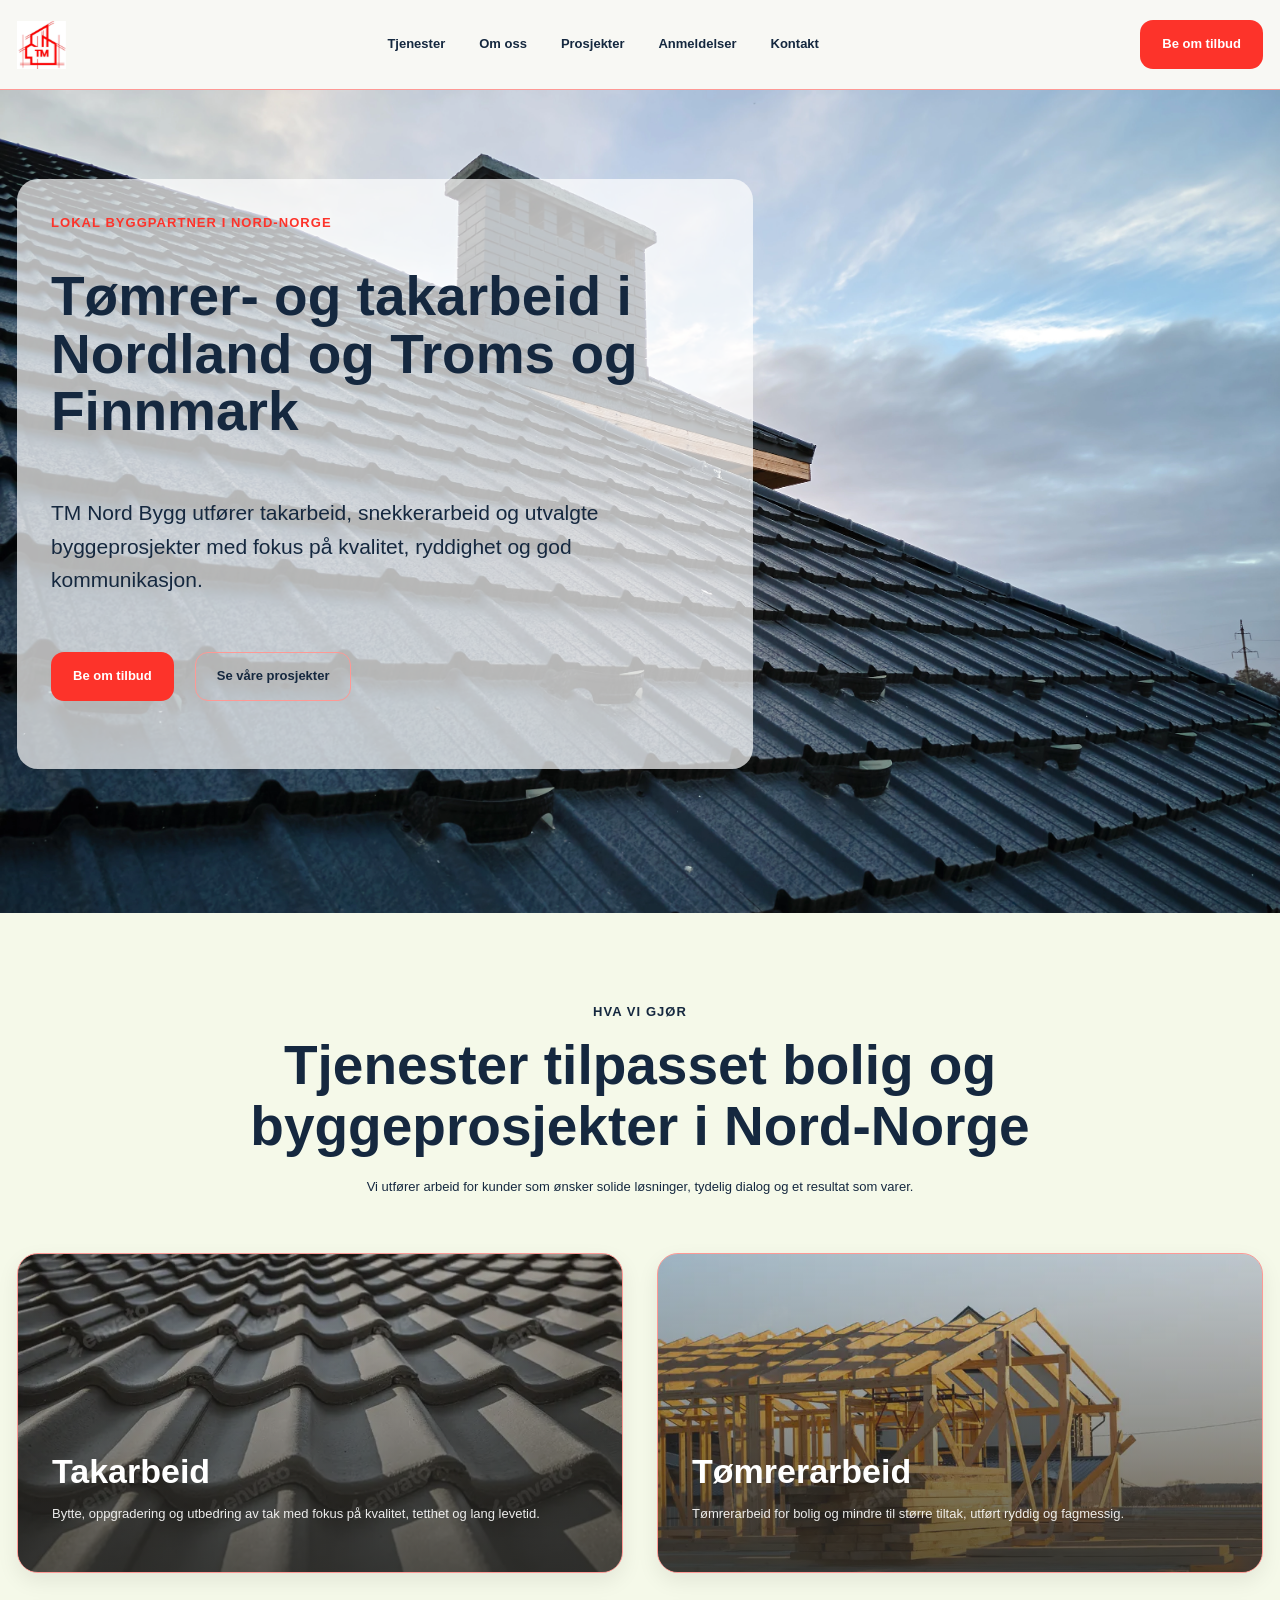
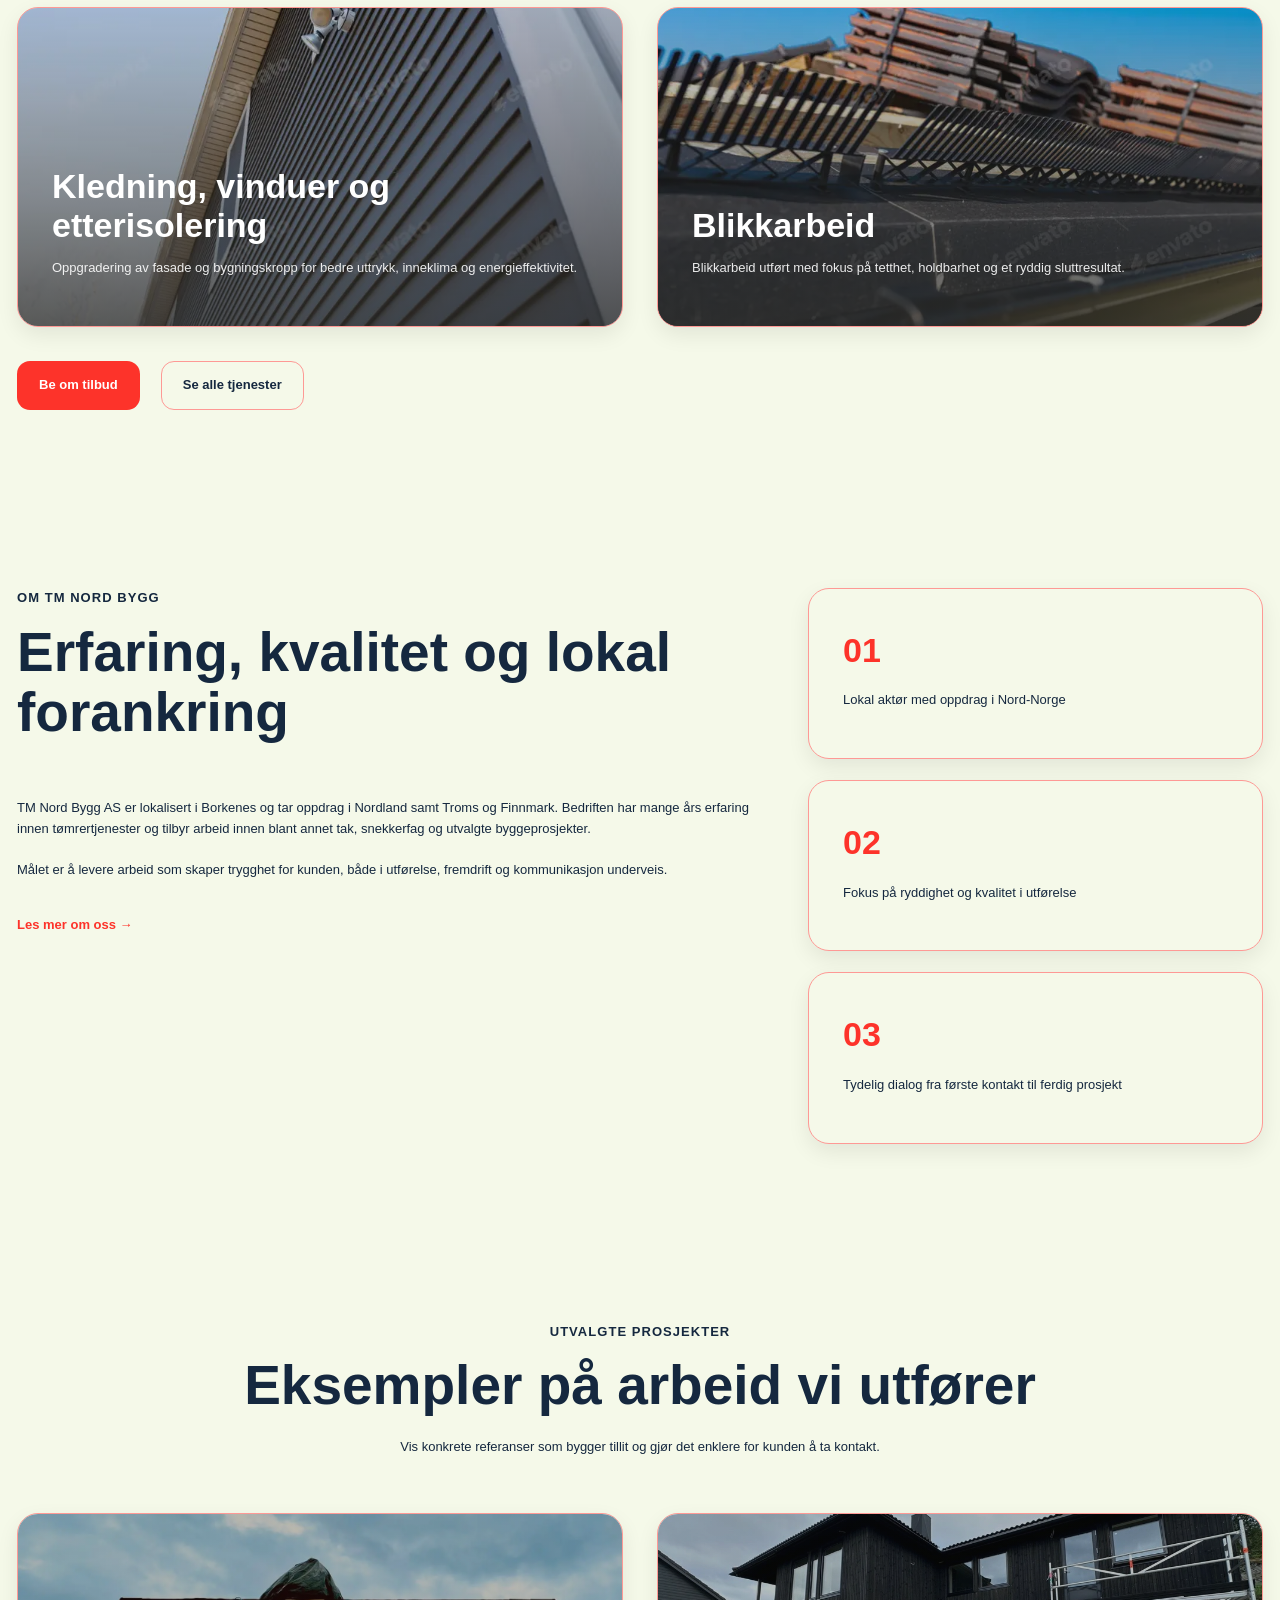
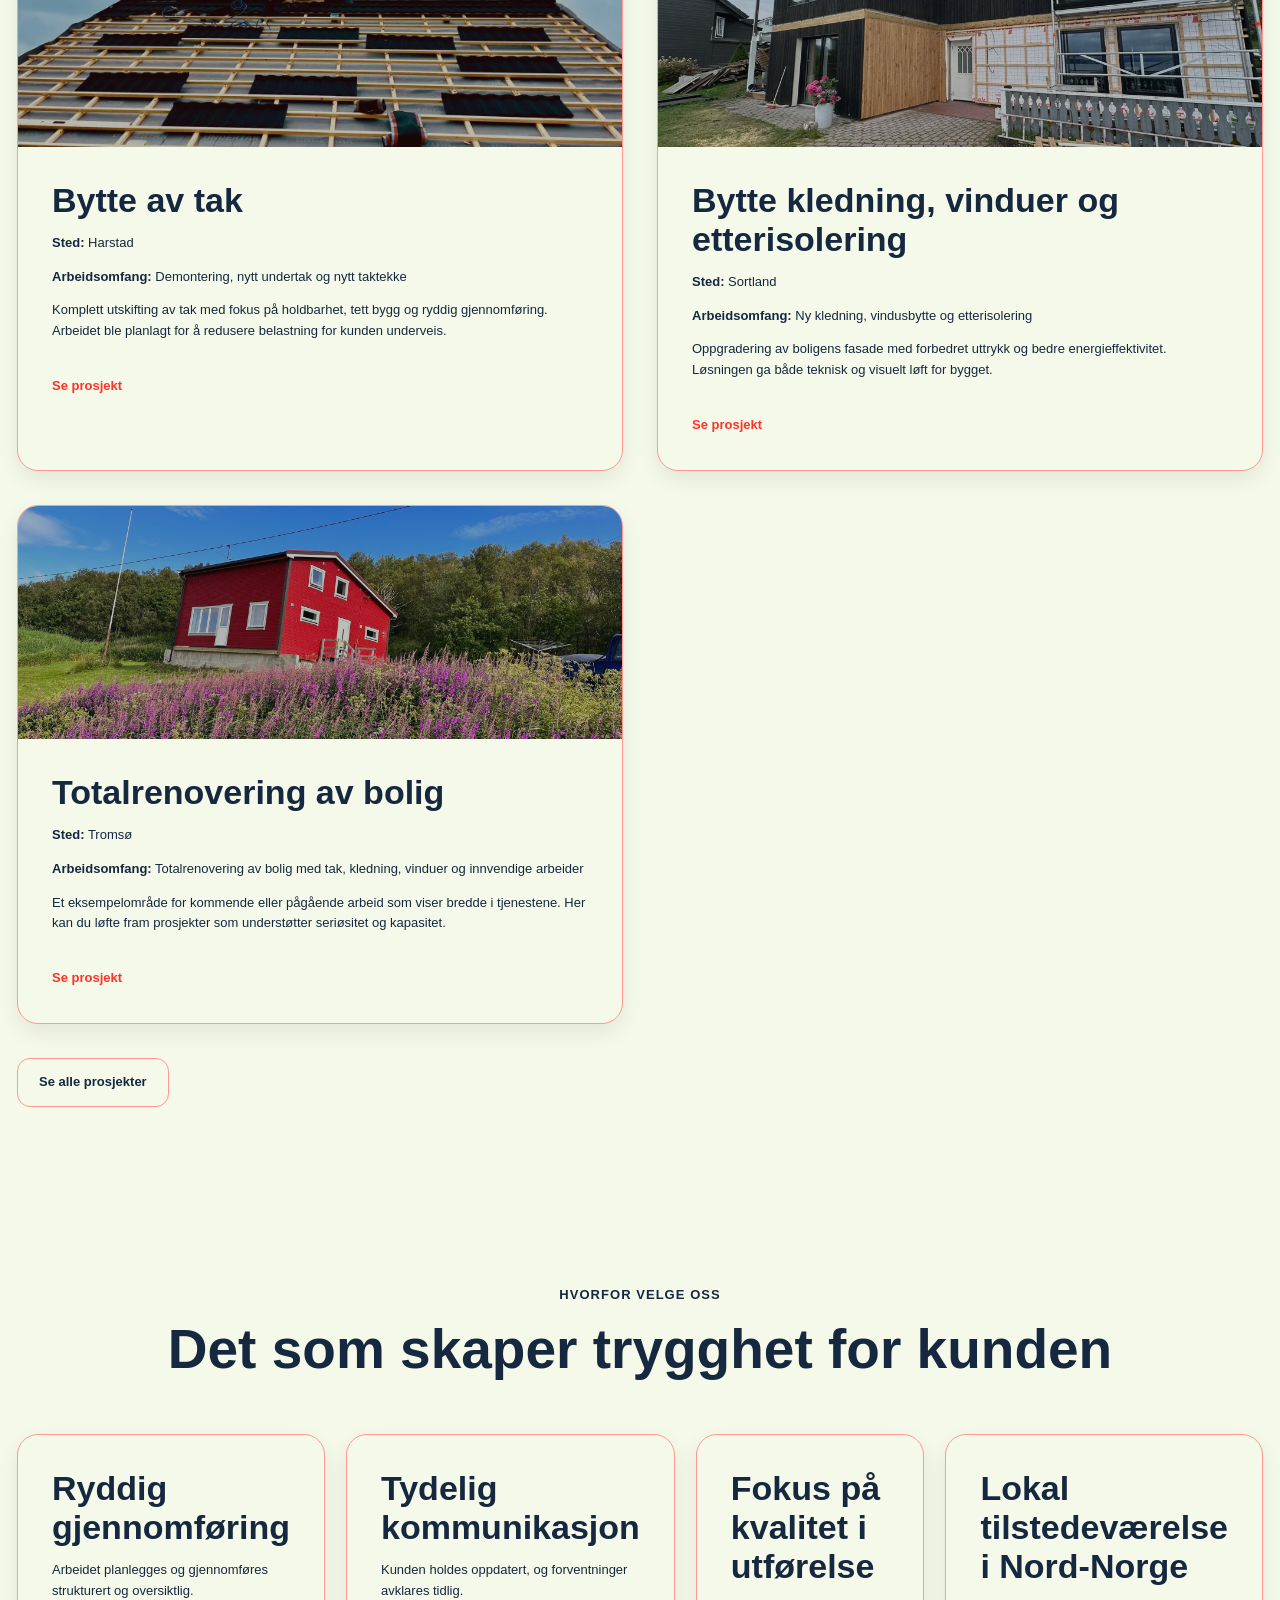
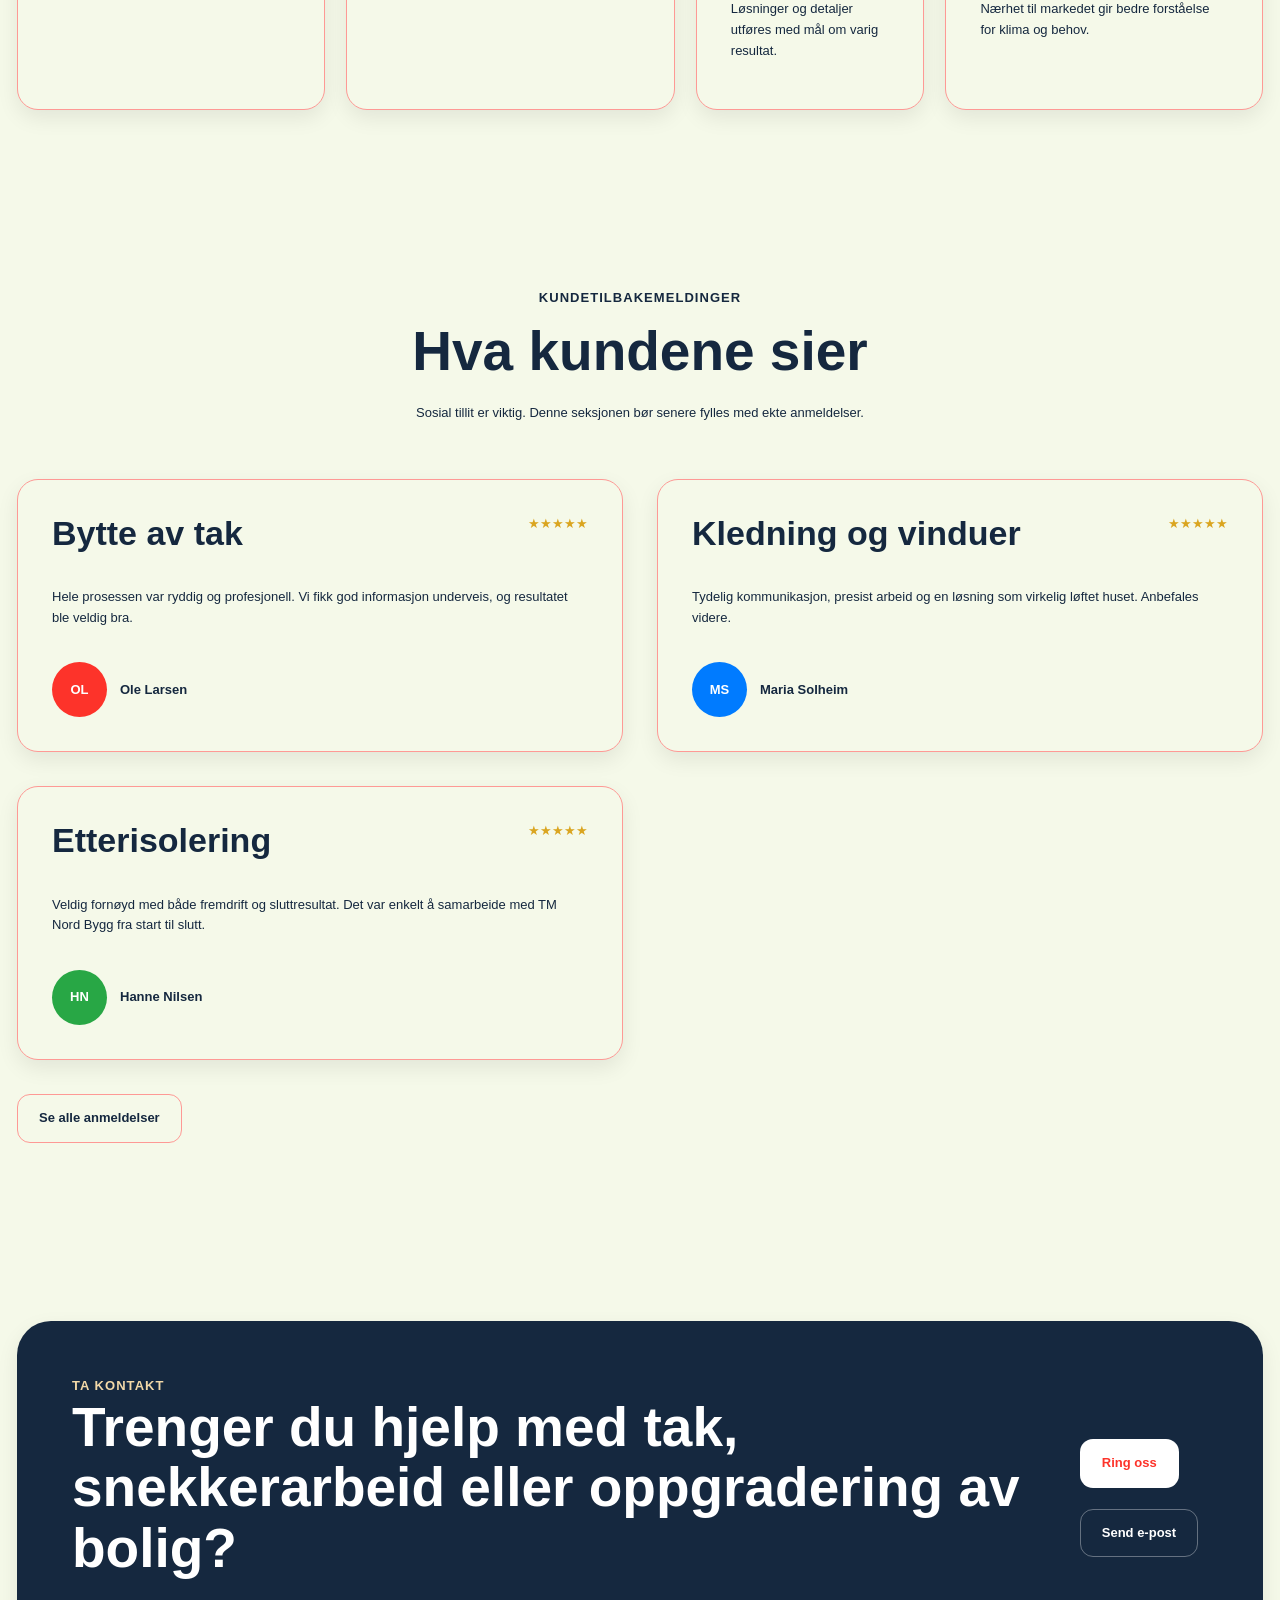
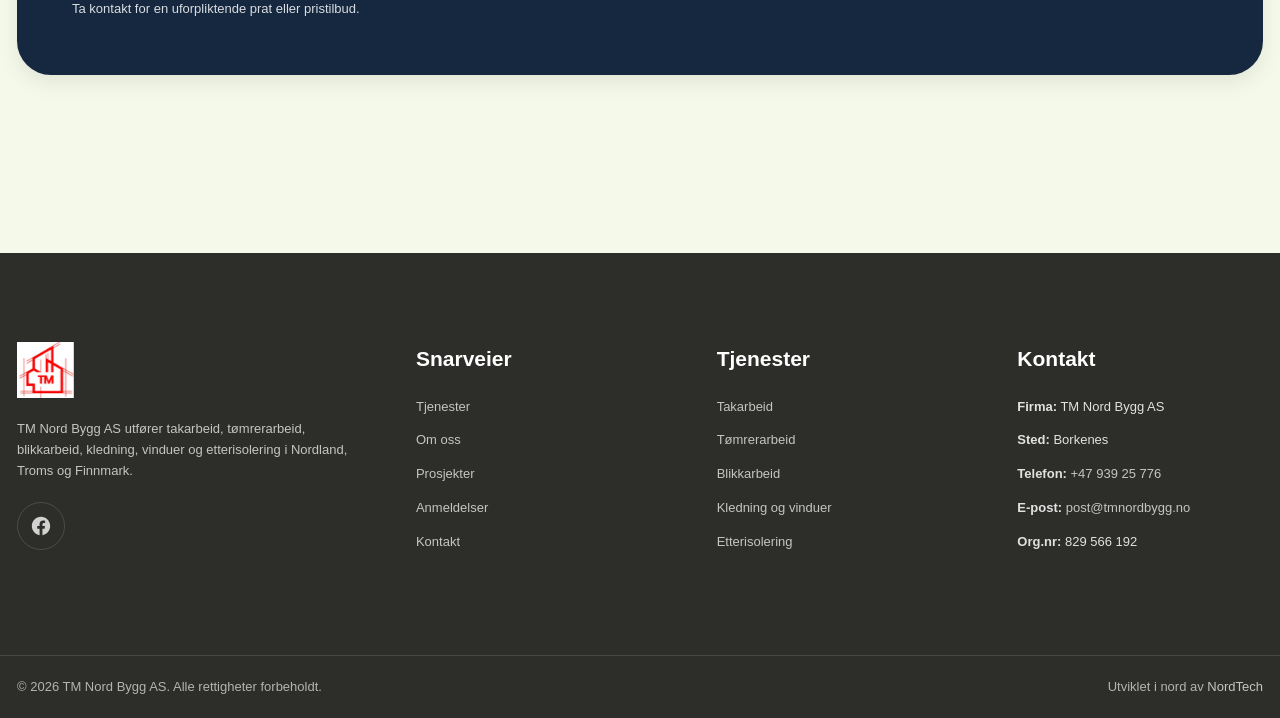
<file: index.html>
<!doctype html>
<html lang="no">
  <head>
    <meta charset="UTF-8" />
    <meta name="viewport" content="width=device-width, initial-scale=1.0" />
    <title>TM Nord Bygg AS | Tømrer- og takarbeid i Nordland og Troms og Finnmark</title>
    <meta
      name="description"
      content="TM Nord Bygg AS utfører takarbeid, tømrerarbeid, kledning, vinduer, etterisolering og utvalgte byggeprosjekter i Nordland, Troms og Finnmark."
    />
    <link rel="stylesheet" href="style.css" />
  </head>
  <body>
    <header class="site-header">
      <div class="container header-inner">
        <a href="index.html" class="logo">
          <img src="img/tmnordlogo-2.svg" alt="TM Nord Bygg AS" />
        </a>

        <nav class="main-nav" aria-label="Hovedmeny">
          <ul>
            <li><a href="tjenester.html">Tjenester</a></li>
            <li><a href="om.html">Om oss</a></li>
            <li><a href="prosjekter.html">Prosjekter</a></li>
            <li><a href="anmeldelser.html">Anmeldelser</a></li>
            <li><a href="kontakt.html">Kontakt</a></li>
          </ul>
        </nav>

        <a href="kontakt.html" class="btn btn-primary header-cta">Be om tilbud</a>

        <button
          class="menu-btn"
          type="button"
          aria-label="Åpne meny"
          aria-controls="menu-overlay"
          aria-expanded="false"
        >
          <span class="menu-icon" aria-hidden="true">
            <span></span>
            <span></span>
            <span></span>
          </span>
        </button>
      </div>

      <div class="menu-overlay" id="menu-overlay" aria-hidden="true">
        <div class="menu-panel">
          <nav class="menu-links" aria-label="Mobilmeny">
            <a href="tjenester.html">Tjenester</a>
            <a href="om.html">Om oss</a>
            <a href="prosjekter.html">Prosjekter</a>
            <a href="anmeldelser.html">Anmeldelser</a>
            <a href="kontakt.html">Kontakt</a>
            <a href="kontakt.html" class="btn btn-primary mobile-menu-cta"
              >Be om tilbud</a
            >
          </nav>
        </div>
      </div>
    </header>

    <main>
      <section class="hero">
        <div class="container hero-grid">
          <div class="hero-content">
            <p class="eyebrow">Lokal byggpartner i Nord-Norge</p>
            <h1>Tømrer- og takarbeid i Nordland og Troms og Finnmark</h1>
            <p class="hero-text">
              TM Nord Bygg utfører takarbeid, snekkerarbeid og utvalgte
              byggeprosjekter med fokus på kvalitet, ryddighet og god
              kommunikasjon.
            </p>

            <div class="hero-actions">
              <a href="kontakt.html" class="btn btn-primary">Be om tilbud</a>
              <a href="prosjekter.html" class="btn btn-secondary"
                >Se våre prosjekter</a
              >
            </div>
          </div>
        </div>
      </section>

      <section id="tjenester" class="services section">
        <div class="container">
          <div class="section-heading">
            <p class="eyebrow">Hva vi gjør</p>
            <h2>Tjenester tilpasset bolig og byggeprosjekter i Nord-Norge</h2>
            <p>
              Vi utfører arbeid for kunder som ønsker solide løsninger, tydelig
              dialog og et resultat som varer.
            </p>
          </div>

          <div class="service-grid">
            <article class="service-card service-card-roof">
              <h3>Takarbeid</h3>
              <p>
                Bytte, oppgradering og utbedring av tak med fokus på kvalitet,
                tetthet og lang levetid.
              </p>
            </article>

            <article class="service-card service-card-carpentry">
              <h3>Tømrerarbeid</h3>
              <p>
                Tømrerarbeid for bolig og mindre til større tiltak, utført
                ryddig og fagmessig.
              </p>
            </article>

            <article class="service-card service-card-facade">
              <h3>Kledning, vinduer og etterisolering</h3>
              <p>
                Oppgradering av fasade og bygningskropp for bedre uttrykk,
                inneklima og energieffektivitet.
              </p>
            </article>

            <article class="service-card service-card-blikk">
              <h3>Blikkarbeid</h3>
              <p>Blikkarbeid utført med fokus på tetthet, holdbarhet og et ryddig sluttresultat.</p>
            </article>
          </div>
          <div class="cta-actions service-cta">
            <a href="kontakt.html" class="btn btn-primary">Be om tilbud</a>
            <a href="tjenester.html" class="btn btn-secondary">Se alle tjenester</a>
          </div>
      </section>

      <section id="om-oss" class="about section">
        <div class="container about-grid">
          <div class="about-content">
            <div class="section-heading left">
              <p class="eyebrow">Om TM Nord Bygg</p>
              <h2>Erfaring, kvalitet og lokal forankring</h2>
            </div>

            <p>
              TM Nord Bygg AS er lokalisert i Borkenes og tar oppdrag i Nordland
              samt Troms og Finnmark. Bedriften har mange års erfaring innen
              tømrertjenester og tilbyr arbeid innen blant annet tak, snekkerfag
              og utvalgte byggeprosjekter.
            </p>

            <p>
              Målet er å levere arbeid som skaper trygghet for kunden, både i
              utførelse, fremdrift og kommunikasjon underveis.
            </p>
            <a href="om.html" class="text-link">Les mer om oss →</a>
          </div>

          <aside class="about-facts" aria-label="Nøkkelpunkter">
            <div class="fact-card">
              <span class="fact-number">01</span>
              <p>Lokal aktør med oppdrag i Nord-Norge</p>
            </div>
            <div class="fact-card">
              <span class="fact-number">02</span>
              <p>Fokus på ryddighet og kvalitet i utførelse</p>
            </div>
            <div class="fact-card">
              <span class="fact-number">03</span>
              <p>Tydelig dialog fra første kontakt til ferdig prosjekt</p>
            </div>
          </aside>
        </div>
      </section>

      <section id="prosjekter" class="projects section">
        <div class="container">
          <div class="section-heading">
            <p class="eyebrow">Utvalgte prosjekter</p>
            <h2>Eksempler på arbeid vi utfører</h2>
            <p>
              Vis konkrete referanser som bygger tillit og gjør det enklere for
              kunden å ta kontakt.
            </p>
          </div>

          <div class="project-grid">
            <article class="project-card">
              <div
                class="project-image project-image-one"
                aria-hidden="true"
              ></div>
              <div class="project-body">
                <h3>Bytte av tak</h3>
                <p class="project-meta">
                  <strong>Sted:</strong> Harstad
                </p>
                <p class="project-meta">
                  <strong>Arbeidsomfang:</strong> Demontering, nytt undertak og
                  nytt taktekke
                </p>
                <p>
                  Komplett utskifting av tak med fokus på holdbarhet, tett bygg
                  og ryddig gjennomføring. Arbeidet ble planlagt for å redusere
                  belastning for kunden underveis.
                </p>
                <a href="prosjekter.html" class="text-link">Se prosjekt</a>
              </div>
            </article>

            <article class="project-card">
              <div
                class="project-image project-image-two"
                aria-hidden="true"
              ></div>
              <div class="project-body">
                <h3>Bytte kledning, vinduer og etterisolering</h3>
                <p class="project-meta">
                  <strong>Sted:</strong> Sortland
                </p>
                <p class="project-meta">
                  <strong>Arbeidsomfang:</strong> Ny kledning, vindusbytte og
                  etterisolering
                </p>
                <p>
                  Oppgradering av boligens fasade med forbedret uttrykk og bedre
                  energieffektivitet. Løsningen ga både teknisk og visuelt løft
                  for bygget.
                </p>
                <a href="prosjekter.html" class="text-link">Se prosjekt</a>
              </div>
            </article>

            <article class="project-card">
              <div
                class="project-image project-image-three"
                aria-hidden="true"
              ></div>
              <div class="project-body">
                <h3>Totalrenovering av bolig</h3>
                <p class="project-meta">
                  <strong>Sted:</strong> Tromsø
                </p>
                <p class="project-meta">
                  <strong>Arbeidsomfang:</strong> Totalrenovering av bolig med tak, kledning, vinduer og innvendige arbeider
                </p>
                <p>
                  Et eksempelområde for kommende eller pågående arbeid som viser
                  bredde i tjenestene. Her kan du løfte fram prosjekter som
                  understøtter seriøsitet og kapasitet.
                </p>
                <a href="prosjekter.html" class="text-link">Se prosjekt</a>
              </div>
            </article>
          </div>
          <div class="cta-actions service-cta">
            <a href="prosjekter.html" class="btn btn-secondary">Se alle prosjekter</a>
          </div>
        </div>
      </section>

      <section class="why-us section">
        <div class="container">
          <div class="section-heading">
            <p class="eyebrow">Hvorfor velge oss</p>
            <h2>Det som skaper trygghet for kunden</h2>
          </div>

          <div class="why-grid">
            <div class="why-card">
              <h3>Ryddig gjennomføring</h3>
              <p>
                Arbeidet planlegges og gjennomføres strukturert og oversiktlig.
              </p>
            </div>

            <div class="why-card">
              <h3>Tydelig kommunikasjon</h3>
              <p>Kunden holdes oppdatert, og forventninger avklares tidlig.</p>
            </div>

            <div class="why-card">
              <h3>Fokus på kvalitet i utførelse</h3>
              <p>Løsninger og detaljer utføres med mål om varig resultat.</p>
            </div>

            <div class="why-card">
              <h3>Lokal tilstedeværelse i Nord-Norge</h3>
              <p>
                Nærhet til markedet gir bedre forståelse for klima og behov.
              </p>
            </div>
          </div>
        </div>
      </section>

      <section id="anmeldelser" class="reviews section">
        <div class="container">
          <div class="section-heading">
            <p class="eyebrow">Kundetilbakemeldinger</p>
            <h2>Hva kundene sier</h2>
            <p>
              Sosial tillit er viktig. Denne seksjonen bør senere fylles med
              ekte anmeldelser.
            </p>
          </div>

          <div class="review-grid">
            <article class="review-card">
              <div class="review-top">
                <h3>Bytte av tak</h3>
                <div class="stars" aria-label="5 av 5 stjerner">★★★★★</div>
              </div>
              <p class="review-text">
                Hele prosessen var ryddig og profesjonell. Vi fikk god
                informasjon underveis, og resultatet ble veldig bra.
              </p>
              <div class="review-author">
                <div class="author-badge author-badge-1">OL</div>
                <div>
                  <strong>Ole Larsen</strong>
                </div>
              </div>
            </article>

            <article class="review-card">
              <div class="review-top">
                <h3>Kledning og vinduer</h3>
                <div class="stars" aria-label="5 av 5 stjerner">★★★★★</div>
              </div>
              <p class="review-text">
                Tydelig kommunikasjon, presist arbeid og en løsning som virkelig
                løftet huset. Anbefales videre.
              </p>
              <div class="review-author">
                <div class="author-badge author-badge-2">MS</div>
                <div>
                  <strong>Maria Solheim</strong>
                </div>
              </div>
            </article>

            <article class="review-card">
              <div class="review-top">
                <h3>Etterisolering</h3>
                <div class="stars" aria-label="5 av 5 stjerner">★★★★★</div>
              </div>
              <p class="review-text">
                Veldig fornøyd med både fremdrift og sluttresultat. Det var
                enkelt å samarbeide med TM Nord Bygg fra start til slutt.
              </p>
              <div class="review-author">
                <div class="author-badge author-badge-3">HN</div>
                <div>
                  <strong>Hanne Nilsen</strong>
                </div>
              </div>
            </article>

          </div>
          <div class="cta-actions service-cta">
            <a href="anmeldelser.html" class="btn btn-secondary">Se alle anmeldelser</a>
          </div>
        </div>
      </section>

      <section id="kontakt" class="cta section">
        <div class="container cta-box">
          <div class="cta-content">
            <p class="eyebrow">Ta kontakt</p>
            <h2>
              Trenger du hjelp med tak, snekkerarbeid eller oppgradering av
              bolig?
            </h2>
            <p>Ta kontakt for en uforpliktende prat eller pristilbud.</p>
          </div>

          <div class="cta-actions">
            <a href="tel:+4793925776" class="btn btn-primary">Ring oss</a>
            <a href="mailto:post@tmnordbygg.no" class="btn btn-secondary"
              >Send e-post</a
            >
          </div>
        </div>
      </section>
      <footer class="site-footer">
  <div class="container footer-grid">
    <div class="footer-brand">
      <a href="index.html" class="footer-logo">
        <img src="img/tmnordlogo-2.svg" alt="TM Nord Bygg AS" />
      </a>

      <p class="footer-text">
        TM Nord Bygg AS utfører takarbeid, tømrerarbeid, blikkarbeid, kledning,
        vinduer og etterisolering i Nordland, Troms og Finnmark.
      </p>

      <a
        href="https://www.facebook.com/profile.php?id=100087555399994"
        target="_blank"
        rel="noopener noreferrer"
        class="footer-social"
        aria-label="Facebook"
      >
        <svg
          viewBox="0 0 24 24"
          aria-hidden="true"
          focusable="false"
        >
          <path
            d="M22 12.07C22 6.49 17.52 2 12 2S2 6.49 2 12.07c0 5.02 3.66 9.18 8.44 9.93v-7.02H7.9v-2.91h2.54V9.85c0-2.52 1.49-3.91 3.78-3.91 1.1 0 2.25.2 2.25.2v2.48H15.2c-1.25 0-1.64.78-1.64 1.58v1.89h2.8l-.45 2.91h-2.35V22c4.78-.75 8.44-4.91 8.44-9.93Z"
          />
        </svg>
      </a>
    </div>

    <div class="footer-column footer-nav">
      <h3>Snarveier</h3>
      <ul class="footer-links">
        <li><a href="tjenester.html">Tjenester</a></li>
        <li><a href="om.html">Om oss</a></li>
        <li><a href="prosjekter.html">Prosjekter</a></li>
        <li><a href="anmeldelser.html">Anmeldelser</a></li>
        <li><a href="kontakt.html">Kontakt</a></li>
      </ul>
    </div>

    <div class="footer-column footer-services">
      <h3>Tjenester</h3>
      <ul class="footer-links">
        <li><a href="tjenester.html">Takarbeid</a></li>
        <li><a href="tjenester.html">Tømrerarbeid</a></li>
        <li><a href="tjenester.html">Blikkarbeid</a></li>
        <li><a href="tjenester.html">Kledning og vinduer</a></li>
        <li><a href="tjenester.html">Etterisolering</a></li>
      </ul>
    </div>

    <div class="footer-column footer-contact-col">
      <h3>Kontakt</h3>
      <ul class="footer-contact">
        <li><strong>Firma:</strong> TM Nord Bygg AS</li>
        <li><strong>Sted:</strong> Borkenes</li>
        <li><strong>Telefon:</strong> <a href="tel:+4793925776">+47 939 25 776
</a></li>
        <li><strong>E-post:</strong> <a href="mailto:post@tmnordbygg.no">post@tmnordbygg.no</a></li>
        <li><strong>Org.nr:</strong> 829 566 192</li>
      </ul>
    </div>
  </div>

  <div class="footer-bottom">
    <div class="container footer-bottom-inner">
      <p>© 2026 TM Nord Bygg AS. Alle rettigheter forbeholdt.</p>
      <p>
        Utviklet i nord av
        <a
          href="https://nordtech.as"
          target="_blank"
          rel="noopener noreferrer"
        >
          NordTech
        </a>
      </p>
    </div>
  </div>
</footer>
    </main>
  </body>
  <script src="main.js"></script>
</html>
</file>
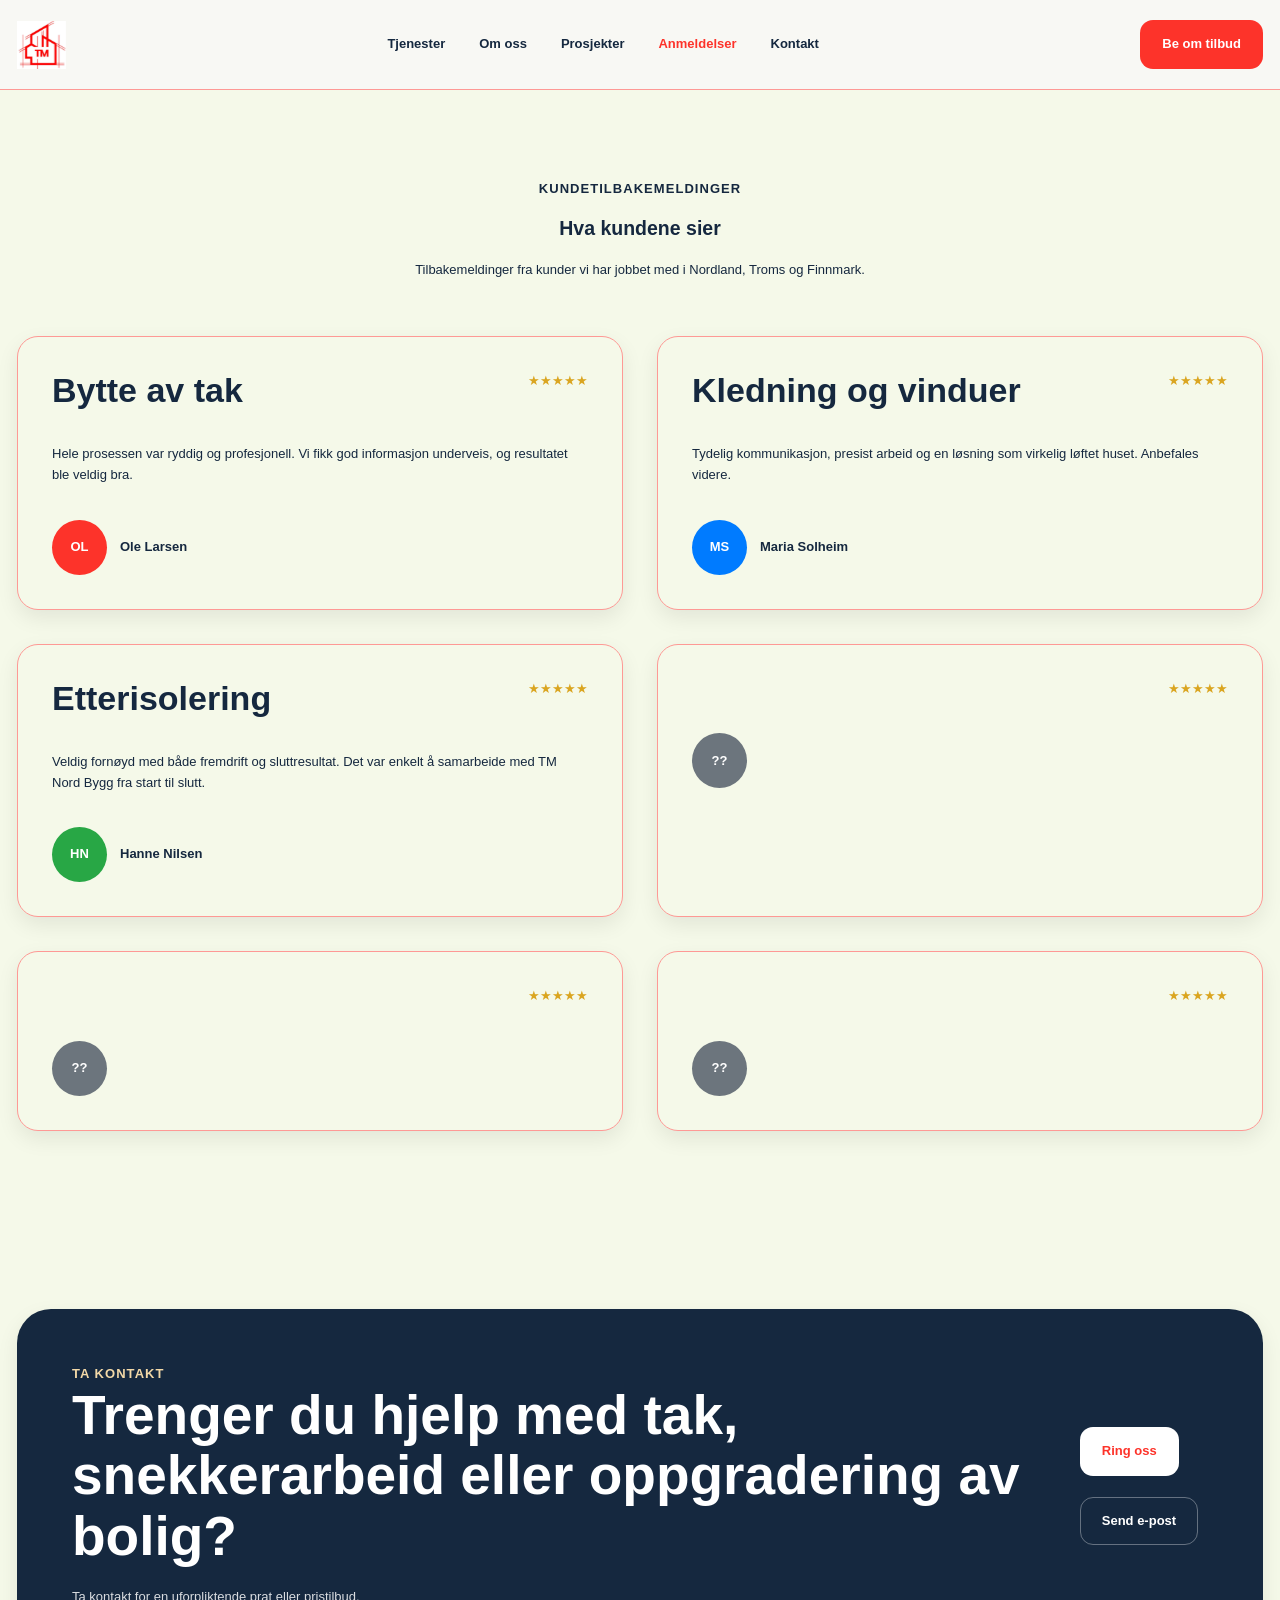
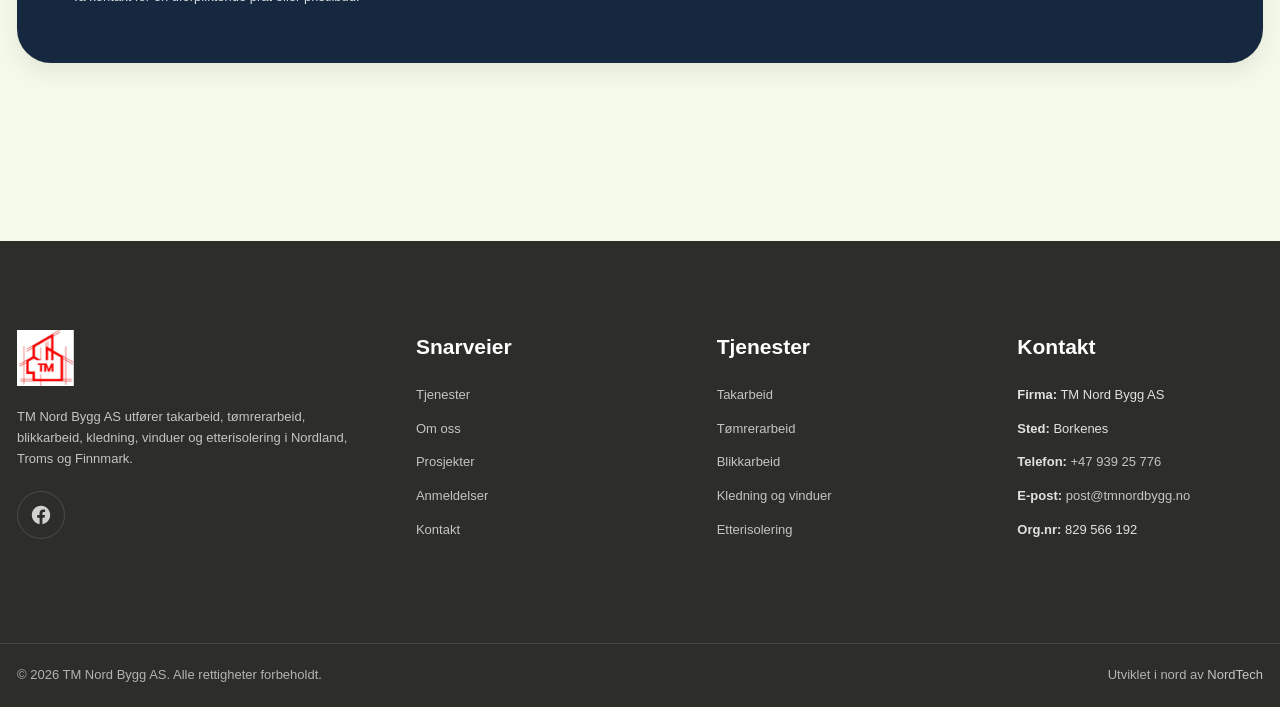
<file: anmeldelser.html>
<!doctype html>
<html lang="no">
  <head>
    <meta charset="UTF-8" />
    <meta name="viewport" content="width=device-width, initial-scale=1.0" />
    <title>Anmeldelser | TM Nord Bygg AS</title>
    <meta
      name="description"
      content="Les hva kundene sier om TM Nord Bygg AS – vurderinger og tilbakemeldinger fra gjennomførte prosjekter i Nord-Norge."
    />
    <link rel="stylesheet" href="style.css" />
  </head>
  <body>
    <header class="site-header">
      <div class="container header-inner">
        <a href="index.html" class="logo">
          <img src="img/tmnordlogo-2.svg" alt="TM Nord Bygg AS" />
        </a>
        <nav class="main-nav" aria-label="Hovedmeny">
          <ul>
            <li><a href="tjenester.html">Tjenester</a></li>
            <li><a href="om.html">Om oss</a></li>
            <li><a href="prosjekter.html">Prosjekter</a></li>
            <li><a href="anmeldelser.html">Anmeldelser</a></li>
            <li><a href="kontakt.html">Kontakt</a></li>
          </ul>
        </nav>
        <a href="kontakt.html" class="btn btn-primary header-cta">Be om tilbud</a>
        <button class="menu-btn" type="button" aria-label="Åpne meny" aria-controls="menu-overlay" aria-expanded="false">
          <span class="menu-icon" aria-hidden="true"><span></span><span></span><span></span></span>
        </button>
      </div>
      <div class="menu-overlay" id="menu-overlay" aria-hidden="true">
        <div class="menu-panel">
          <nav class="menu-links" aria-label="Mobilmeny">
            <a href="tjenester.html">Tjenester</a>
            <a href="om.html">Om oss</a>
            <a href="prosjekter.html">Prosjekter</a>
            <a href="anmeldelser.html">Anmeldelser</a>
            <a href="kontakt.html">Kontakt</a>
            <a href="kontakt.html" class="btn btn-primary mobile-menu-cta">Be om tilbud</a>
          </nav>
        </div>
      </div>
    </header>

    <main>
      <section class="reviews section">
        <div class="container">
          <div class="section-heading">
            <p class="eyebrow">Kundetilbakemeldinger</p>
            <h1>Hva kundene sier</h1>
            <p>Tilbakemeldinger fra kunder vi har jobbet med i Nordland, Troms og Finnmark.</p>
          </div>

          <div class="review-grid">
            <article class="review-card">
              <div class="review-top">
                <h3>Bytte av tak</h3>
                <div class="stars" aria-label="5 av 5 stjerner">★★★★★</div>
              </div>
              <p class="review-text">Hele prosessen var ryddig og profesjonell. Vi fikk god informasjon underveis, og resultatet ble veldig bra.</p>
              <div class="review-author">
                <div class="author-badge author-badge-1">OL</div>
                <div><strong>Ole Larsen</strong></div>
              </div>
            </article>

            <article class="review-card">
              <div class="review-top">
                <h3>Kledning og vinduer</h3>
                <div class="stars" aria-label="5 av 5 stjerner">★★★★★</div>
              </div>
              <p class="review-text">Tydelig kommunikasjon, presist arbeid og en løsning som virkelig løftet huset. Anbefales videre.</p>
              <div class="review-author">
                <div class="author-badge author-badge-2">MS</div>
                <div><strong>Maria Solheim</strong></div>
              </div>
            </article>

            <article class="review-card">
              <div class="review-top">
                <h3>Etterisolering</h3>
                <div class="stars" aria-label="5 av 5 stjerner">★★★★★</div>
              </div>
              <p class="review-text">Veldig fornøyd med både fremdrift og sluttresultat. Det var enkelt å samarbeide med TM Nord Bygg fra start til slutt.</p>
              <div class="review-author">
                <div class="author-badge author-badge-3">HN</div>
                <div><strong>Hanne Nilsen</strong></div>
              </div>
            </article>

            <!-- TODO: prawdziwe dane – anmeldelse 4 -->
            <article class="review-card">
              <div class="review-top">
                <h3><!-- TODO: tjenesteType --></h3>
                <div class="stars" aria-label="5 av 5 stjerner">★★★★★</div>
              </div>
              <p class="review-text"><!-- TODO: anmeldelsestekst --></p>
              <div class="review-author">
                <div class="author-badge" style="background:#6c757d">??</div>
                <div><strong><!-- TODO: navn --></strong></div>
              </div>
            </article>

            <!-- TODO: prawdziwe dane – anmeldelse 5 -->
            <article class="review-card">
              <div class="review-top">
                <h3><!-- TODO: tjenesteType --></h3>
                <div class="stars" aria-label="5 av 5 stjerner">★★★★★</div>
              </div>
              <p class="review-text"><!-- TODO: anmeldelsestekst --></p>
              <div class="review-author">
                <div class="author-badge" style="background:#6c757d">??</div>
                <div><strong><!-- TODO: navn --></strong></div>
              </div>
            </article>

            <!-- TODO: prawdziwe dane – anmeldelse 6 -->
            <article class="review-card">
              <div class="review-top">
                <h3><!-- TODO: tjenesteType --></h3>
                <div class="stars" aria-label="5 av 5 stjerner">★★★★★</div>
              </div>
              <p class="review-text"><!-- TODO: anmeldelsestekst --></p>
              <div class="review-author">
                <div class="author-badge" style="background:#6c757d">??</div>
                <div><strong><!-- TODO: navn --></strong></div>
              </div>
            </article>
          </div>
        </div>
      </section>

      <section class="cta section">
        <div class="container cta-box">
          <div class="cta-content">
            <p class="eyebrow">Ta kontakt</p>
            <h2>Trenger du hjelp med tak, snekkerarbeid eller oppgradering av bolig?</h2>
            <p>Ta kontakt for en uforpliktende prat eller pristilbud.</p>
          </div>
          <div class="cta-actions">
            <a href="tel:+4793925776" class="btn btn-primary">Ring oss</a>
            <a href="mailto:post@tmnordbygg.no" class="btn btn-secondary">Send e-post</a>
          </div>
        </div>
      </section>
    </main>

    <footer class="site-footer">
      <div class="container footer-grid">
        <div class="footer-brand">
          <a href="index.html" class="footer-logo">
            <img src="img/tmnordlogo-2.svg" alt="TM Nord Bygg AS" />
          </a>
          <p class="footer-text">
            TM Nord Bygg AS utfører takarbeid, tømrerarbeid, blikkarbeid, kledning,
            vinduer og etterisolering i Nordland, Troms og Finnmark.
          </p>
          <a href="https://www.facebook.com/profile.php?id=100087555399994" target="_blank" rel="noopener noreferrer" class="footer-social" aria-label="Facebook">
            <svg viewBox="0 0 24 24" aria-hidden="true" focusable="false">
              <path d="M22 12.07C22 6.49 17.52 2 12 2S2 6.49 2 12.07c0 5.02 3.66 9.18 8.44 9.93v-7.02H7.9v-2.91h2.54V9.85c0-2.52 1.49-3.91 3.78-3.91 1.1 0 2.25.2 2.25.2v2.48H15.2c-1.25 0-1.64.78-1.64 1.58v1.89h2.8l-.45 2.91h-2.35V22c4.78-.75 8.44-4.91 8.44-9.93Z" />
            </svg>
          </a>
        </div>
        <div class="footer-column footer-nav">
          <h3>Snarveier</h3>
          <ul class="footer-links">
            <li><a href="tjenester.html">Tjenester</a></li>
            <li><a href="om.html">Om oss</a></li>
            <li><a href="prosjekter.html">Prosjekter</a></li>
            <li><a href="anmeldelser.html">Anmeldelser</a></li>
            <li><a href="kontakt.html">Kontakt</a></li>
          </ul>
        </div>
        <div class="footer-column footer-services">
          <h3>Tjenester</h3>
          <ul class="footer-links">
            <li><a href="tjenester.html#takarbeid">Takarbeid</a></li>
            <li><a href="tjenester.html#tomrerarbeid">Tømrerarbeid</a></li>
            <li><a href="tjenester.html#blikkarbeid">Blikkarbeid</a></li>
            <li><a href="tjenester.html#kledning-vinduer">Kledning og vinduer</a></li>
            <li><a href="tjenester.html#etterisolering">Etterisolering</a></li>
          </ul>
        </div>
        <div class="footer-column footer-contact-col">
          <h3>Kontakt</h3>
          <ul class="footer-contact">
            <li><strong>Firma:</strong> TM Nord Bygg AS</li>
            <li><strong>Sted:</strong> Borkenes</li>
            <li><strong>Telefon:</strong> <a href="tel:+4793925776">+47 939 25 776</a></li>
            <li><strong>E-post:</strong> <a href="mailto:post@tmnordbygg.no">post@tmnordbygg.no</a></li>
            <li><strong>Org.nr:</strong> 829 566 192</li>
          </ul>
        </div>
      </div>
      <div class="footer-bottom">
        <div class="container footer-bottom-inner">
          <p>© 2026 TM Nord Bygg AS. Alle rettigheter forbeholdt.</p>
          <p>Utviklet i nord av <a href="https://nordtech.as" target="_blank" rel="noopener noreferrer">NordTech</a></p>
        </div>
      </div>
    </footer>

    <script src="main.js"></script>
  </body>
</html>
</file>
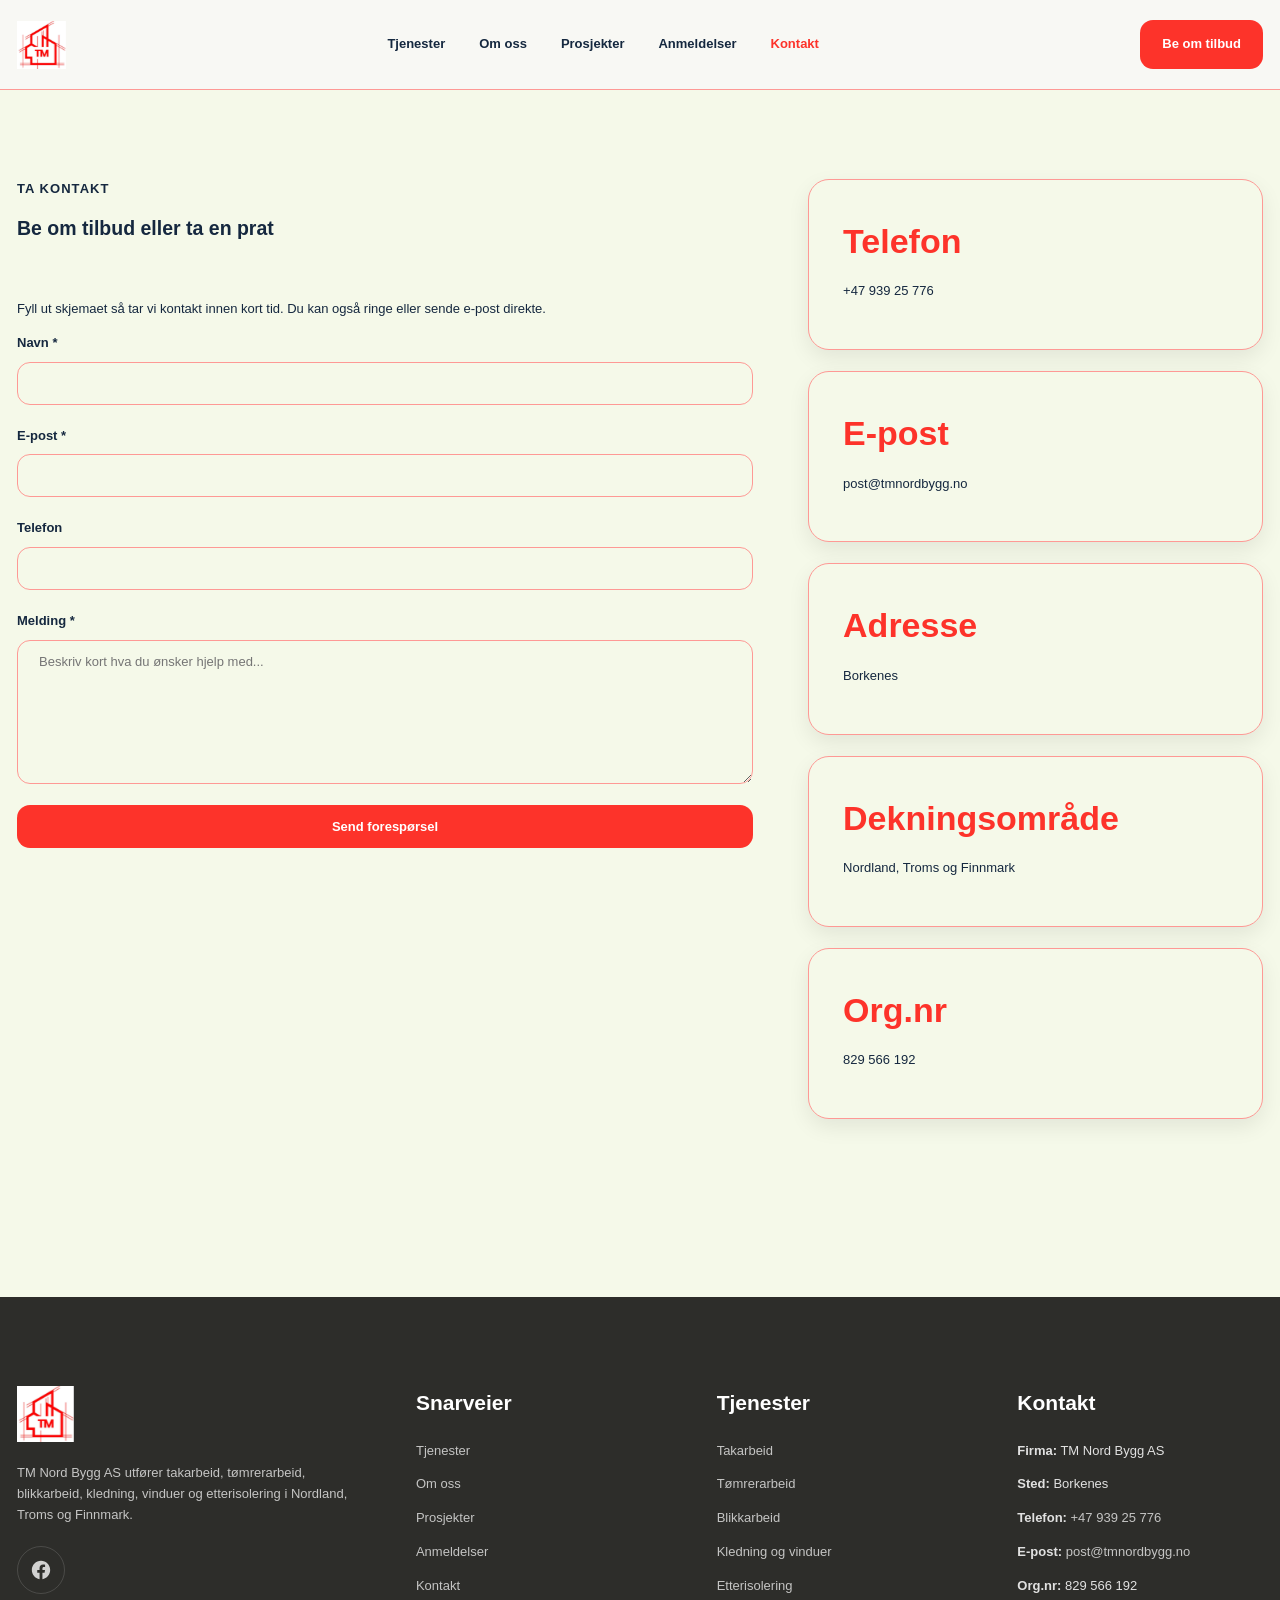
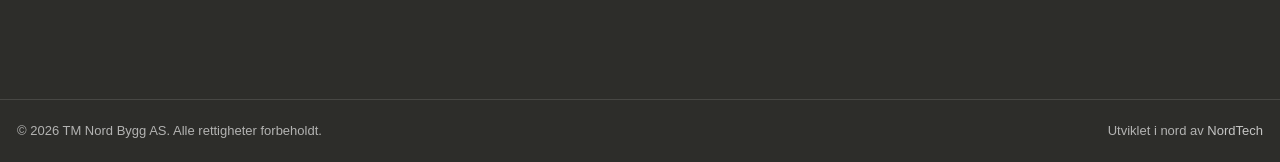
<file: kontakt.html>
<!doctype html>
<html lang="no">
  <head>
    <meta charset="UTF-8" />
    <meta name="viewport" content="width=device-width, initial-scale=1.0" />
    <title>Kontakt | TM Nord Bygg AS</title>
    <meta
      name="description"
      content="Ta kontakt med TM Nord Bygg AS for tilbud på tak-, tømrer- og blikkarbeid i Nordland, Troms og Finnmark."
    />
    <link rel="stylesheet" href="style.css" />
  </head>
  <body>
    <header class="site-header">
      <div class="container header-inner">
        <a href="index.html" class="logo">
          <img src="img/tmnordlogo-2.svg" alt="TM Nord Bygg AS" />
        </a>
        <nav class="main-nav" aria-label="Hovedmeny">
          <ul>
            <li><a href="tjenester.html">Tjenester</a></li>
            <li><a href="om.html">Om oss</a></li>
            <li><a href="prosjekter.html">Prosjekter</a></li>
            <li><a href="anmeldelser.html">Anmeldelser</a></li>
            <li><a href="kontakt.html">Kontakt</a></li>
          </ul>
        </nav>
        <a href="kontakt.html" class="btn btn-primary header-cta">Be om tilbud</a>
        <button class="menu-btn" type="button" aria-label="Åpne meny" aria-controls="menu-overlay" aria-expanded="false">
          <span class="menu-icon" aria-hidden="true"><span></span><span></span><span></span></span>
        </button>
      </div>
      <div class="menu-overlay" id="menu-overlay" aria-hidden="true">
        <div class="menu-panel">
          <nav class="menu-links" aria-label="Mobilmeny">
            <a href="tjenester.html">Tjenester</a>
            <a href="om.html">Om oss</a>
            <a href="prosjekter.html">Prosjekter</a>
            <a href="anmeldelser.html">Anmeldelser</a>
            <a href="kontakt.html">Kontakt</a>
            <a href="kontakt.html" class="btn btn-primary mobile-menu-cta">Be om tilbud</a>
          </nav>
        </div>
      </div>
    </header>

    <main>
      <section class="section">
        <div class="container contact-grid">
          <div>
            <div class="section-heading left">
              <p class="eyebrow">Ta kontakt</p>
              <h1>Be om tilbud eller ta en prat</h1>
            </div>
            <p>Fyll ut skjemaet så tar vi kontakt innen kort tid. Du kan også ringe eller sende e-post direkte.</p>

            <form
              name="tilbud"
              method="POST"
              data-netlify="true"
              netlify-honeypot="bot-field"
              class="contact-form"
            >
              <input type="hidden" name="form-name" value="tilbud" />
              <p class="visually-hidden">
                <label>Ikke fyll ut dette feltet: <input name="bot-field" /></label>
              </p>

              <div class="form-group">
                <label class="form-label" for="name">Navn *</label>
                <input class="form-input" type="text" id="name" name="name" required autocomplete="name" />
              </div>

              <div class="form-group">
                <label class="form-label" for="epost">E-post *</label>
                <input class="form-input" type="email" id="epost" name="epost" required autocomplete="email" />
              </div>

              <div class="form-group">
                <label class="form-label" for="telefon">Telefon</label>
                <input class="form-input" type="tel" id="telefon" name="telefon" autocomplete="tel" />
              </div>

              <div class="form-group">
                <label class="form-label" for="melding">Melding *</label>
                <textarea class="form-textarea" id="melding" name="melding" required placeholder="Beskriv kort hva du ønsker hjelp med..."></textarea>
              </div>

              <button type="submit" class="btn btn-primary">Send forespørsel</button>
            </form>
          </div>

          <aside class="about-facts" aria-label="Kontaktinformasjon">
            <div class="fact-card">
              <span class="fact-number">Telefon</span>
              <p><a href="tel:+4793925776">+47 939 25 776</a></p>
            </div>
            <div class="fact-card">
              <span class="fact-number">E-post</span>
              <p><a href="mailto:post@tmnordbygg.no">post@tmnordbygg.no</a></p>
            </div>
            <div class="fact-card">
              <span class="fact-number">Adresse</span>
              <p>Borkenes</p>
            </div>
            <div class="fact-card">
              <span class="fact-number">Dekningsområde</span>
              <p>Nordland, Troms og Finnmark</p>
            </div>
            <div class="fact-card">
              <span class="fact-number">Org.nr</span>
              <p>829 566 192</p>
            </div>
          </aside>
        </div>
      </section>
    </main>

    <footer class="site-footer">
      <div class="container footer-grid">
        <div class="footer-brand">
          <a href="index.html" class="footer-logo">
            <img src="img/tmnordlogo-2.svg" alt="TM Nord Bygg AS" />
          </a>
          <p class="footer-text">
            TM Nord Bygg AS utfører takarbeid, tømrerarbeid, blikkarbeid, kledning,
            vinduer og etterisolering i Nordland, Troms og Finnmark.
          </p>
          <a href="https://www.facebook.com/profile.php?id=100087555399994" target="_blank" rel="noopener noreferrer" class="footer-social" aria-label="Facebook">
            <svg viewBox="0 0 24 24" aria-hidden="true" focusable="false">
              <path d="M22 12.07C22 6.49 17.52 2 12 2S2 6.49 2 12.07c0 5.02 3.66 9.18 8.44 9.93v-7.02H7.9v-2.91h2.54V9.85c0-2.52 1.49-3.91 3.78-3.91 1.1 0 2.25.2 2.25.2v2.48H15.2c-1.25 0-1.64.78-1.64 1.58v1.89h2.8l-.45 2.91h-2.35V22c4.78-.75 8.44-4.91 8.44-9.93Z" />
            </svg>
          </a>
        </div>
        <div class="footer-column footer-nav">
          <h3>Snarveier</h3>
          <ul class="footer-links">
            <li><a href="tjenester.html">Tjenester</a></li>
            <li><a href="om.html">Om oss</a></li>
            <li><a href="prosjekter.html">Prosjekter</a></li>
            <li><a href="anmeldelser.html">Anmeldelser</a></li>
            <li><a href="kontakt.html">Kontakt</a></li>
          </ul>
        </div>
        <div class="footer-column footer-services">
          <h3>Tjenester</h3>
          <ul class="footer-links">
            <li><a href="tjenester.html#takarbeid">Takarbeid</a></li>
            <li><a href="tjenester.html#tomrerarbeid">Tømrerarbeid</a></li>
            <li><a href="tjenester.html#blikkarbeid">Blikkarbeid</a></li>
            <li><a href="tjenester.html#kledning-vinduer">Kledning og vinduer</a></li>
            <li><a href="tjenester.html#etterisolering">Etterisolering</a></li>
          </ul>
        </div>
        <div class="footer-column footer-contact-col">
          <h3>Kontakt</h3>
          <ul class="footer-contact">
            <li><strong>Firma:</strong> TM Nord Bygg AS</li>
            <li><strong>Sted:</strong> Borkenes</li>
            <li><strong>Telefon:</strong> <a href="tel:+4793925776">+47 939 25 776</a></li>
            <li><strong>E-post:</strong> <a href="mailto:post@tmnordbygg.no">post@tmnordbygg.no</a></li>
            <li><strong>Org.nr:</strong> 829 566 192</li>
          </ul>
        </div>
      </div>
      <div class="footer-bottom">
        <div class="container footer-bottom-inner">
          <p>© 2026 TM Nord Bygg AS. Alle rettigheter forbeholdt.</p>
          <p>Utviklet i nord av <a href="https://nordtech.as" target="_blank" rel="noopener noreferrer">NordTech</a></p>
        </div>
      </div>
    </footer>

    <script src="main.js"></script>
  </body>
</html>
</file>
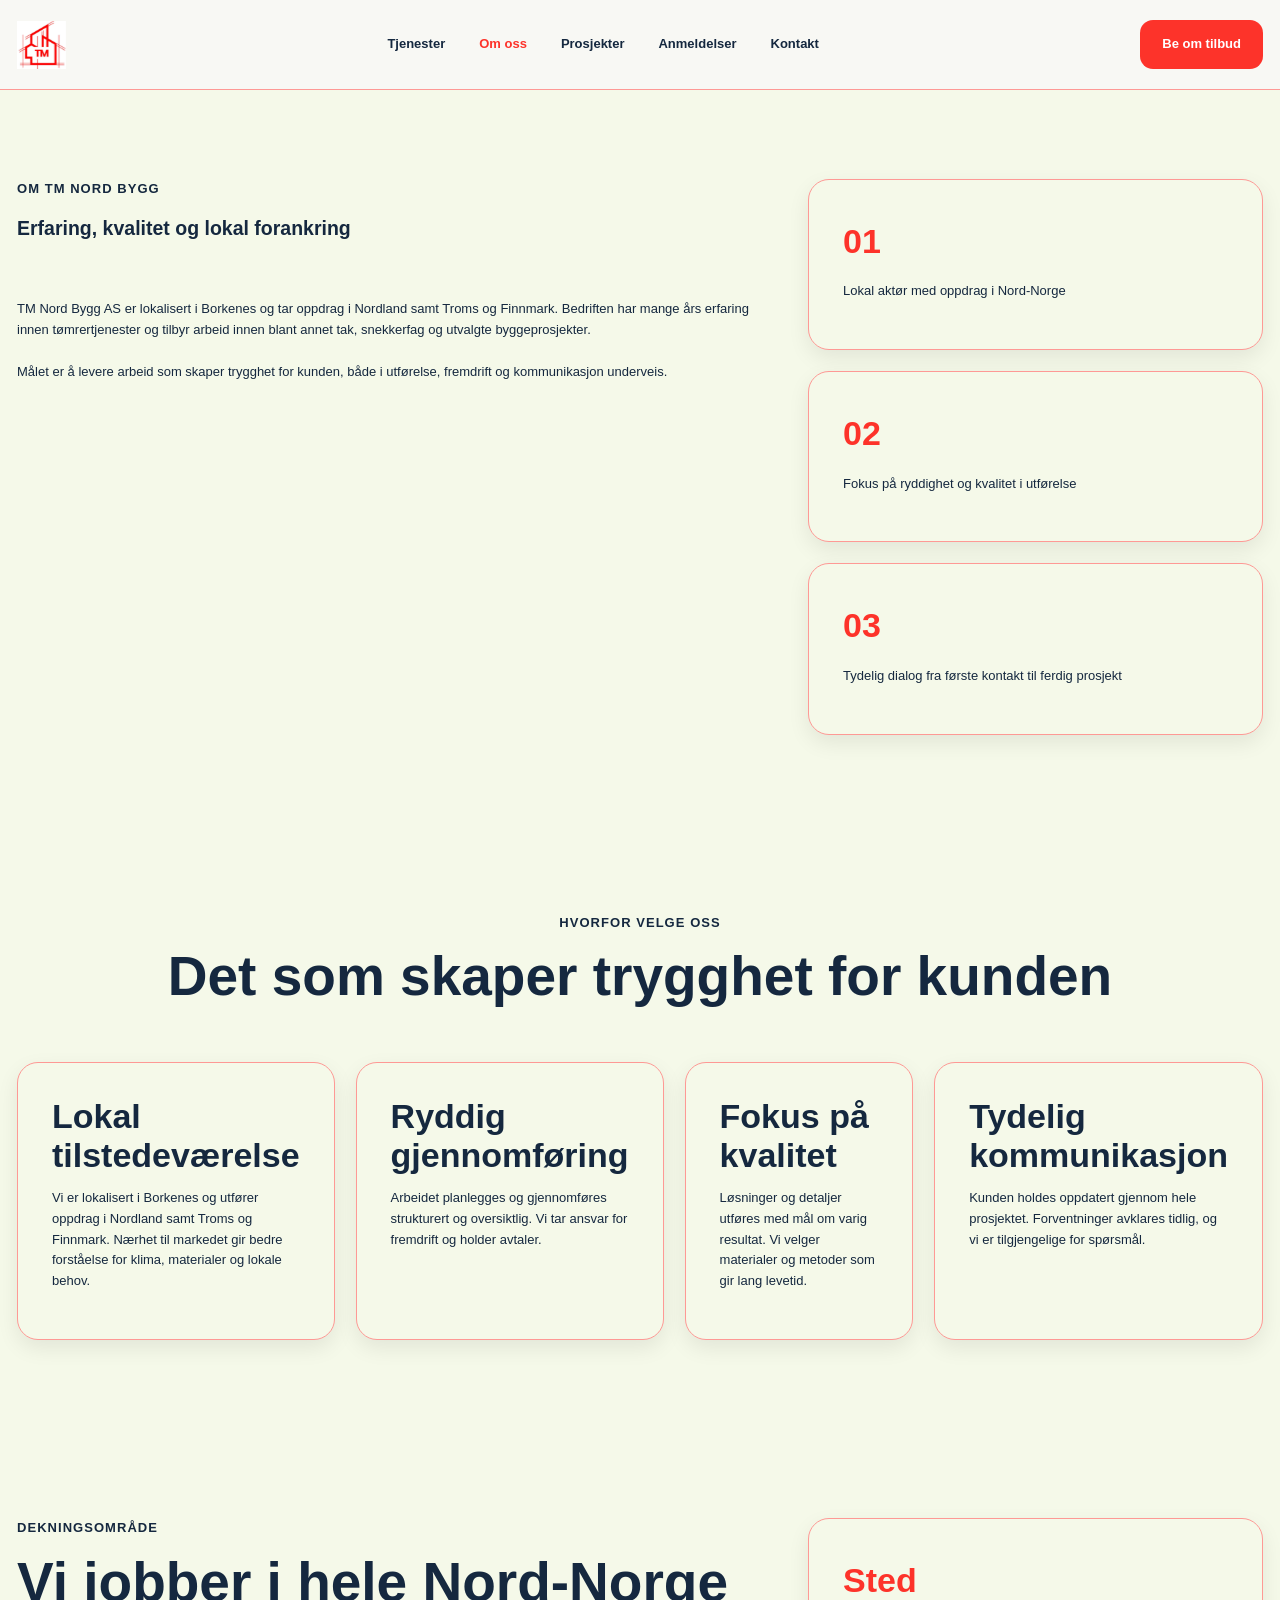
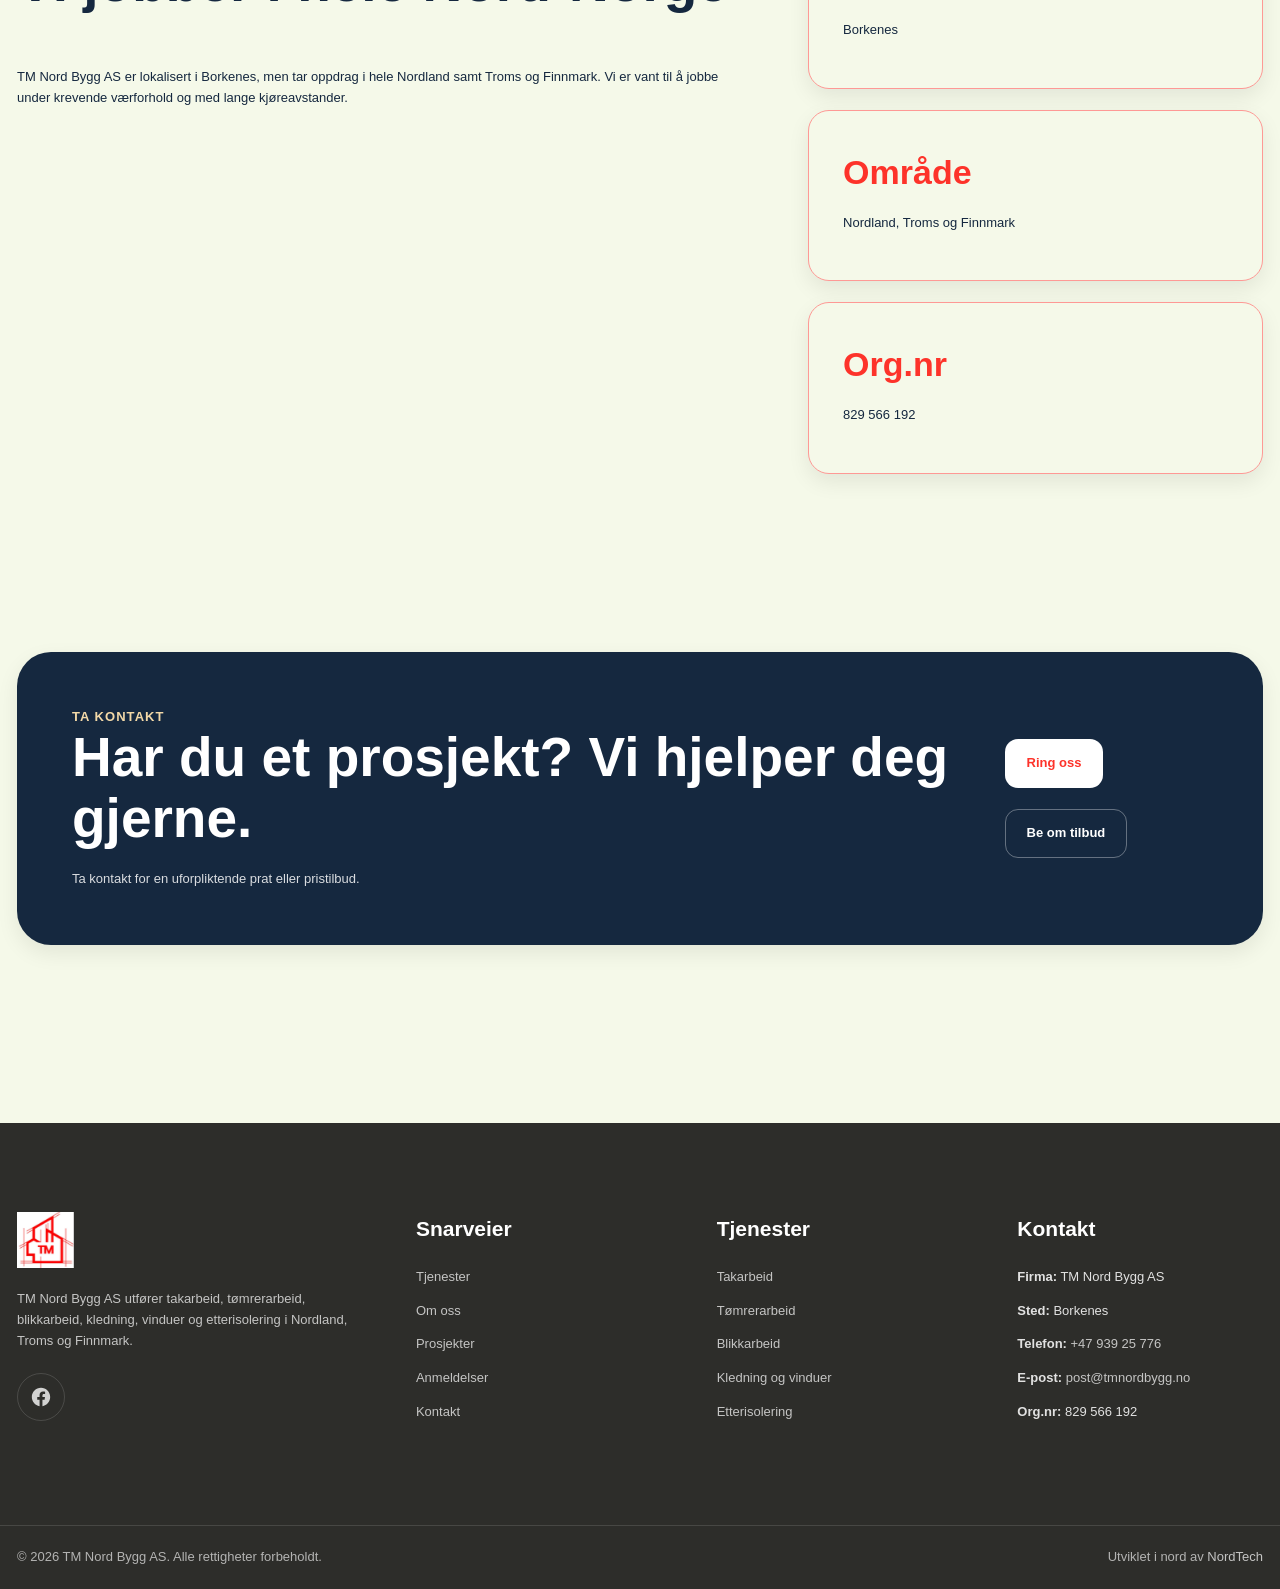
<file: om.html>
<!doctype html>
<html lang="no">
  <head>
    <meta charset="UTF-8" />
    <meta name="viewport" content="width=device-width, initial-scale=1.0" />
    <title>Om oss | TM Nord Bygg AS</title>
    <meta
      name="description"
      content="TM Nord Bygg AS er lokalisert i Borkenes og leverer tømrer- og takarbeid i Nordland, Troms og Finnmark med fokus på kvalitet og god kommunikasjon."
    />
    <link rel="stylesheet" href="style.css" />
  </head>
  <body>
    <header class="site-header">
      <div class="container header-inner">
        <a href="index.html" class="logo">
          <img src="img/tmnordlogo-2.svg" alt="TM Nord Bygg AS" />
        </a>
        <nav class="main-nav" aria-label="Hovedmeny">
          <ul>
            <li><a href="tjenester.html">Tjenester</a></li>
            <li><a href="om.html">Om oss</a></li>
            <li><a href="prosjekter.html">Prosjekter</a></li>
            <li><a href="anmeldelser.html">Anmeldelser</a></li>
            <li><a href="kontakt.html">Kontakt</a></li>
          </ul>
        </nav>
        <a href="kontakt.html" class="btn btn-primary header-cta">Be om tilbud</a>
        <button class="menu-btn" type="button" aria-label="Åpne meny" aria-controls="menu-overlay" aria-expanded="false">
          <span class="menu-icon" aria-hidden="true"><span></span><span></span><span></span></span>
        </button>
      </div>
      <div class="menu-overlay" id="menu-overlay" aria-hidden="true">
        <div class="menu-panel">
          <nav class="menu-links" aria-label="Mobilmeny">
            <a href="tjenester.html">Tjenester</a>
            <a href="om.html">Om oss</a>
            <a href="prosjekter.html">Prosjekter</a>
            <a href="anmeldelser.html">Anmeldelser</a>
            <a href="kontakt.html">Kontakt</a>
            <a href="kontakt.html" class="btn btn-primary mobile-menu-cta">Be om tilbud</a>
          </nav>
        </div>
      </div>
    </header>

    <main>
      <section class="about section">
        <div class="container about-grid">
          <div class="about-content">
            <div class="section-heading left">
              <p class="eyebrow">Om TM Nord Bygg</p>
              <h1>Erfaring, kvalitet og lokal forankring</h1>
            </div>
            <p>TM Nord Bygg AS er lokalisert i Borkenes og tar oppdrag i Nordland samt Troms og Finnmark. Bedriften har mange års erfaring innen tømrertjenester og tilbyr arbeid innen blant annet tak, snekkerfag og utvalgte byggeprosjekter.</p>
            <p>Målet er å levere arbeid som skaper trygghet for kunden, både i utførelse, fremdrift og kommunikasjon underveis.</p>
            <!-- TODO: prawdziwe dane – utfyllende tekst om firmaets historie, grunnleggelse, team -->
          </div>
          <aside class="about-facts" aria-label="Nøkkelpunkter">
            <div class="fact-card">
              <span class="fact-number">01</span>
              <p>Lokal aktør med oppdrag i Nord-Norge</p>
            </div>
            <div class="fact-card">
              <span class="fact-number">02</span>
              <p>Fokus på ryddighet og kvalitet i utførelse</p>
            </div>
            <div class="fact-card">
              <span class="fact-number">03</span>
              <p>Tydelig dialog fra første kontakt til ferdig prosjekt</p>
            </div>
          </aside>
        </div>
      </section>

      <section class="why-us section">
        <div class="container">
          <div class="section-heading">
            <p class="eyebrow">Hvorfor velge oss</p>
            <h2>Det som skaper trygghet for kunden</h2>
          </div>
          <div class="why-grid">
            <div class="why-card">
              <h3>Lokal tilstedeværelse</h3>
              <p>Vi er lokalisert i Borkenes og utfører oppdrag i Nordland samt Troms og Finnmark. Nærhet til markedet gir bedre forståelse for klima, materialer og lokale behov.</p>
            </div>
            <div class="why-card">
              <h3>Ryddig gjennomføring</h3>
              <p>Arbeidet planlegges og gjennomføres strukturert og oversiktlig. Vi tar ansvar for fremdrift og holder avtaler.</p>
            </div>
            <div class="why-card">
              <h3>Fokus på kvalitet</h3>
              <p>Løsninger og detaljer utføres med mål om varig resultat. Vi velger materialer og metoder som gir lang levetid.</p>
            </div>
            <div class="why-card">
              <h3>Tydelig kommunikasjon</h3>
              <p>Kunden holdes oppdatert gjennom hele prosjektet. Forventninger avklares tidlig, og vi er tilgjengelige for spørsmål.</p>
            </div>
          </div>
        </div>
      </section>

      <section class="about section">
        <div class="container about-grid">
          <div class="about-content">
            <div class="section-heading left">
              <p class="eyebrow">Dekningsområde</p>
              <h2>Vi jobber i hele Nord-Norge</h2>
            </div>
            <p>TM Nord Bygg AS er lokalisert i Borkenes, men tar oppdrag i hele Nordland samt Troms og Finnmark. Vi er vant til å jobbe under krevende værforhold og med lange kjøreavstander.</p>
            <!-- TODO: prawdziwe dane – utfyllende info om dekningsområde, eventuelt kart -->
          </div>
          <aside class="about-facts" aria-label="Kontaktinformasjon">
            <div class="fact-card">
              <span class="fact-number">Sted</span>
              <p>Borkenes</p>
            </div>
            <div class="fact-card">
              <span class="fact-number">Område</span>
              <p>Nordland, Troms og Finnmark</p>
            </div>
            <div class="fact-card">
              <span class="fact-number">Org.nr</span>
              <p>829 566 192</p>
            </div>
          </aside>
        </div>
      </section>

      <section class="cta section">
        <div class="container cta-box">
          <div class="cta-content">
            <p class="eyebrow">Ta kontakt</p>
            <h2>Har du et prosjekt? Vi hjelper deg gjerne.</h2>
            <p>Ta kontakt for en uforpliktende prat eller pristilbud.</p>
          </div>
          <div class="cta-actions">
            <a href="tel:+4793925776" class="btn btn-primary">Ring oss</a>
            <a href="kontakt.html" class="btn btn-secondary">Be om tilbud</a>
          </div>
        </div>
      </section>
    </main>

    <footer class="site-footer">
      <div class="container footer-grid">
        <div class="footer-brand">
          <a href="index.html" class="footer-logo">
            <img src="img/tmnordlogo-2.svg" alt="TM Nord Bygg AS" />
          </a>
          <p class="footer-text">
            TM Nord Bygg AS utfører takarbeid, tømrerarbeid, blikkarbeid, kledning,
            vinduer og etterisolering i Nordland, Troms og Finnmark.
          </p>
          <a href="https://www.facebook.com/profile.php?id=100087555399994" target="_blank" rel="noopener noreferrer" class="footer-social" aria-label="Facebook">
            <svg viewBox="0 0 24 24" aria-hidden="true" focusable="false">
              <path d="M22 12.07C22 6.49 17.52 2 12 2S2 6.49 2 12.07c0 5.02 3.66 9.18 8.44 9.93v-7.02H7.9v-2.91h2.54V9.85c0-2.52 1.49-3.91 3.78-3.91 1.1 0 2.25.2 2.25.2v2.48H15.2c-1.25 0-1.64.78-1.64 1.58v1.89h2.8l-.45 2.91h-2.35V22c4.78-.75 8.44-4.91 8.44-9.93Z" />
            </svg>
          </a>
        </div>
        <div class="footer-column footer-nav">
          <h3>Snarveier</h3>
          <ul class="footer-links">
            <li><a href="tjenester.html">Tjenester</a></li>
            <li><a href="om.html">Om oss</a></li>
            <li><a href="prosjekter.html">Prosjekter</a></li>
            <li><a href="anmeldelser.html">Anmeldelser</a></li>
            <li><a href="kontakt.html">Kontakt</a></li>
          </ul>
        </div>
        <div class="footer-column footer-services">
          <h3>Tjenester</h3>
          <ul class="footer-links">
            <li><a href="tjenester.html#takarbeid">Takarbeid</a></li>
            <li><a href="tjenester.html#tomrerarbeid">Tømrerarbeid</a></li>
            <li><a href="tjenester.html#blikkarbeid">Blikkarbeid</a></li>
            <li><a href="tjenester.html#kledning-vinduer">Kledning og vinduer</a></li>
            <li><a href="tjenester.html#etterisolering">Etterisolering</a></li>
          </ul>
        </div>
        <div class="footer-column footer-contact-col">
          <h3>Kontakt</h3>
          <ul class="footer-contact">
            <li><strong>Firma:</strong> TM Nord Bygg AS</li>
            <li><strong>Sted:</strong> Borkenes</li>
            <li><strong>Telefon:</strong> <a href="tel:+4793925776">+47 939 25 776</a></li>
            <li><strong>E-post:</strong> <a href="mailto:post@tmnordbygg.no">post@tmnordbygg.no</a></li>
            <li><strong>Org.nr:</strong> 829 566 192</li>
          </ul>
        </div>
      </div>
      <div class="footer-bottom">
        <div class="container footer-bottom-inner">
          <p>© 2026 TM Nord Bygg AS. Alle rettigheter forbeholdt.</p>
          <p>Utviklet i nord av <a href="https://nordtech.as" target="_blank" rel="noopener noreferrer">NordTech</a></p>
        </div>
      </div>
    </footer>

    <script src="main.js"></script>
  </body>
</html>
</file>
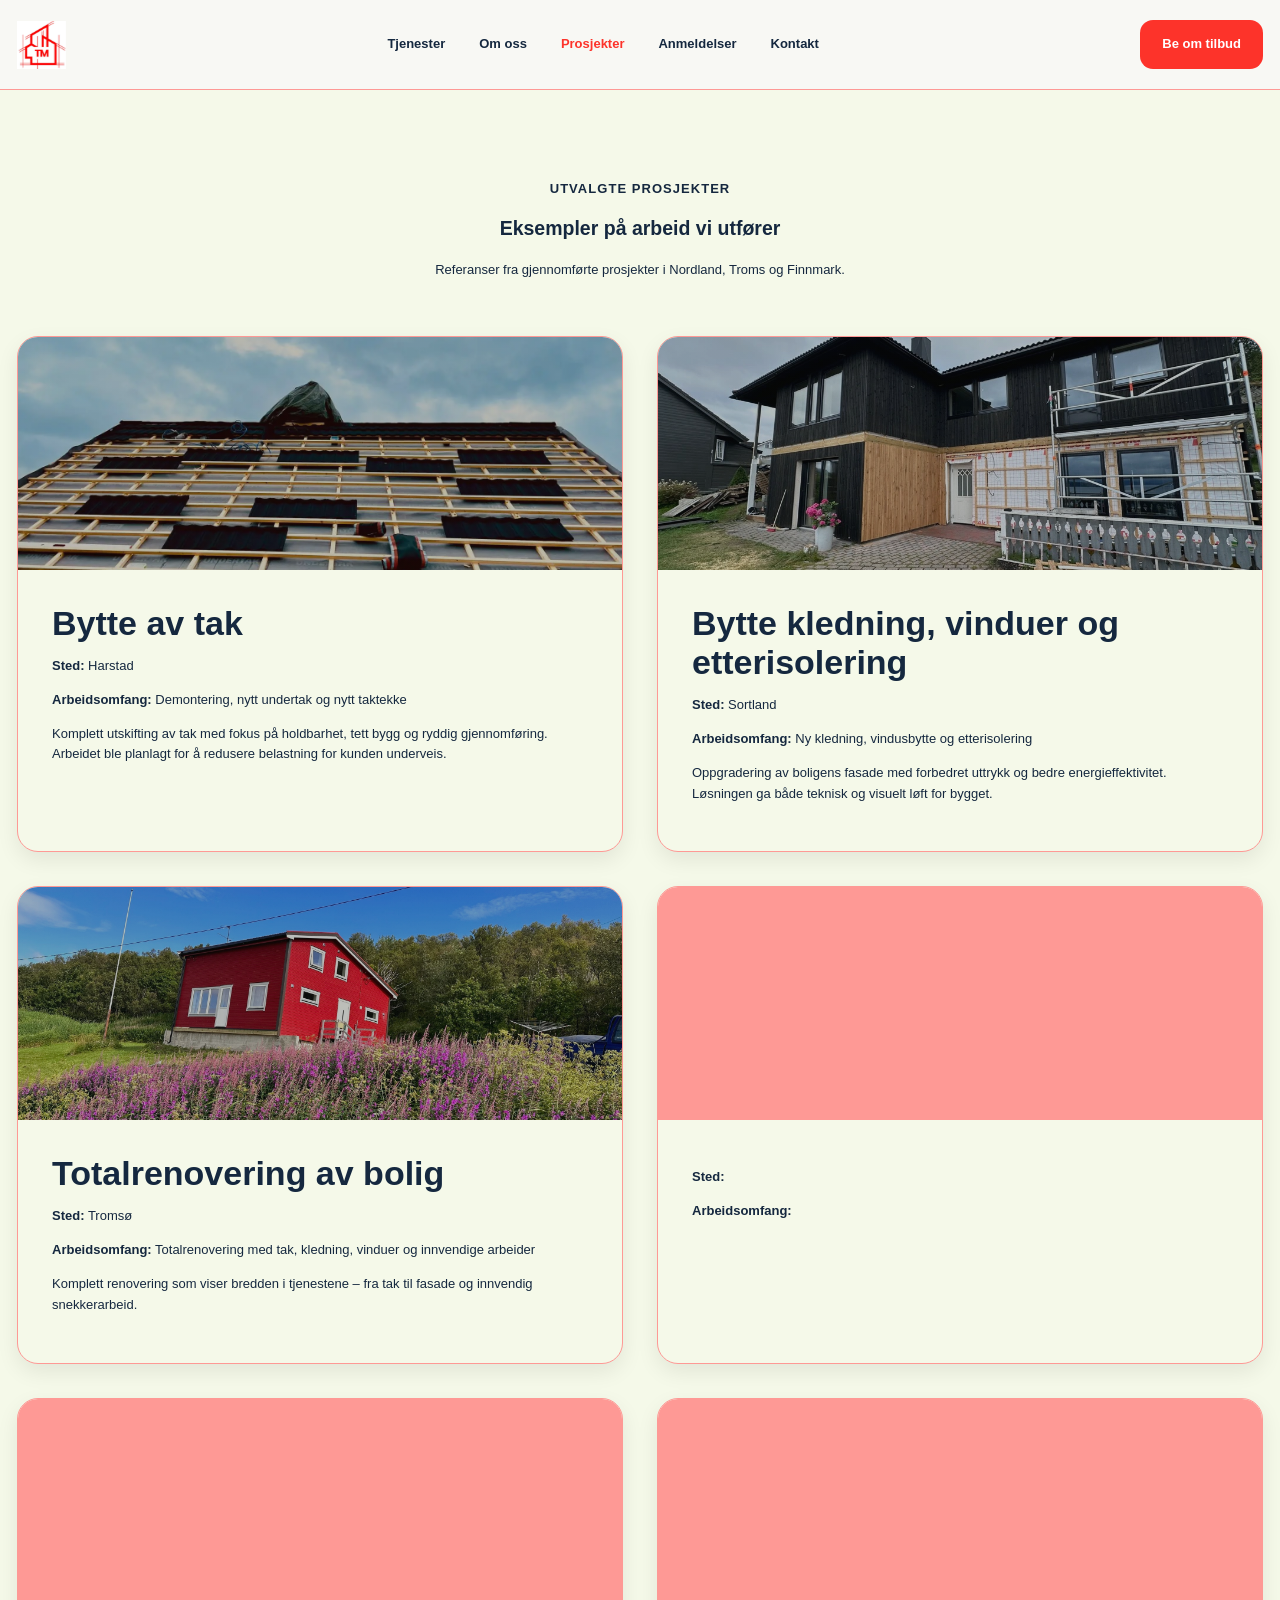
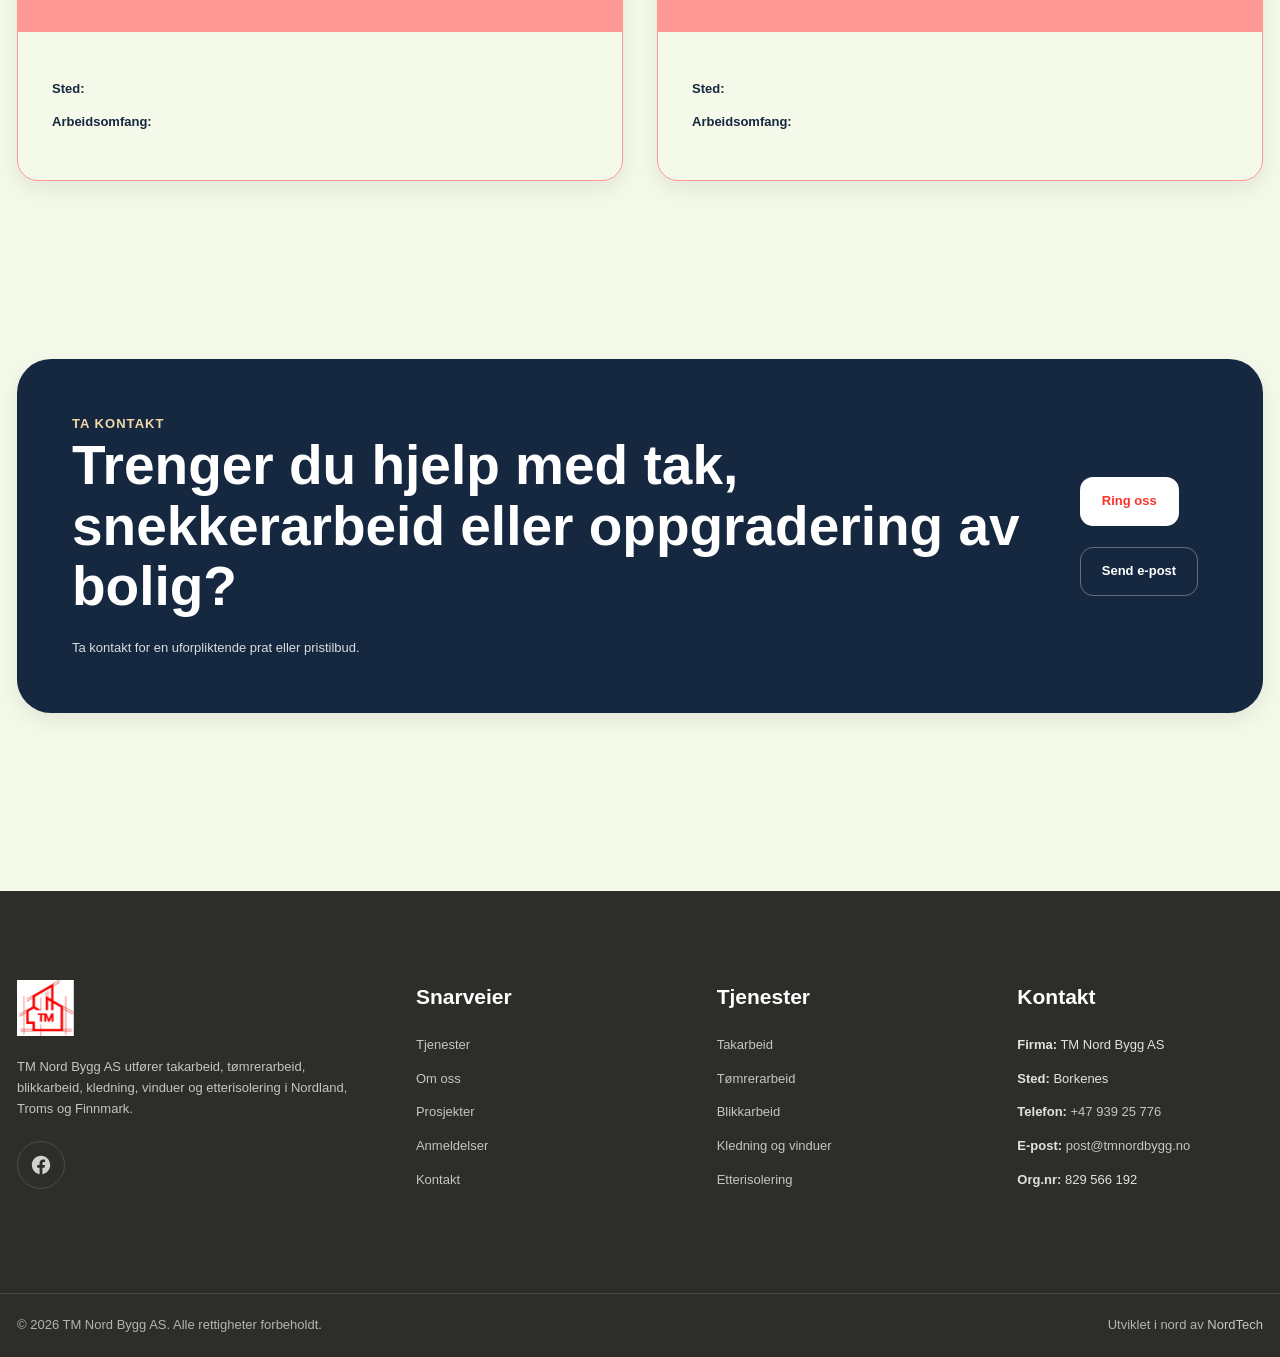
<file: prosjekter.html>
<!doctype html>
<html lang="no">
  <head>
    <meta charset="UTF-8" />
    <meta name="viewport" content="width=device-width, initial-scale=1.0" />
    <title>Prosjekter | TM Nord Bygg AS</title>
    <meta
      name="description"
      content="Se utvalgte prosjekter utført av TM Nord Bygg AS – takarbeid, kledning, vinduer og totalrenovering i Nord-Norge."
    />
    <link rel="stylesheet" href="style.css" />
  </head>
  <body>
    <header class="site-header">
      <div class="container header-inner">
        <a href="index.html" class="logo">
          <img src="img/tmnordlogo-2.svg" alt="TM Nord Bygg AS" />
        </a>
        <nav class="main-nav" aria-label="Hovedmeny">
          <ul>
            <li><a href="tjenester.html">Tjenester</a></li>
            <li><a href="om.html">Om oss</a></li>
            <li><a href="prosjekter.html">Prosjekter</a></li>
            <li><a href="anmeldelser.html">Anmeldelser</a></li>
            <li><a href="kontakt.html">Kontakt</a></li>
          </ul>
        </nav>
        <a href="kontakt.html" class="btn btn-primary header-cta">Be om tilbud</a>
        <button class="menu-btn" type="button" aria-label="Åpne meny" aria-controls="menu-overlay" aria-expanded="false">
          <span class="menu-icon" aria-hidden="true"><span></span><span></span><span></span></span>
        </button>
      </div>
      <div class="menu-overlay" id="menu-overlay" aria-hidden="true">
        <div class="menu-panel">
          <nav class="menu-links" aria-label="Mobilmeny">
            <a href="tjenester.html">Tjenester</a>
            <a href="om.html">Om oss</a>
            <a href="prosjekter.html">Prosjekter</a>
            <a href="anmeldelser.html">Anmeldelser</a>
            <a href="kontakt.html">Kontakt</a>
            <a href="kontakt.html" class="btn btn-primary mobile-menu-cta">Be om tilbud</a>
          </nav>
        </div>
      </div>
    </header>

    <main>
      <section class="projects section">
        <div class="container">
          <div class="section-heading">
            <p class="eyebrow">Utvalgte prosjekter</p>
            <h1>Eksempler på arbeid vi utfører</h1>
            <p>Referanser fra gjennomførte prosjekter i Nordland, Troms og Finnmark.</p>
          </div>

          <div class="project-grid">
            <article class="project-card">
              <div class="project-image project-image-one" aria-hidden="true"></div>
              <div class="project-body">
                <h3>Bytte av tak</h3>
                <p class="project-meta"><strong>Sted:</strong> Harstad</p>
                <p class="project-meta"><strong>Arbeidsomfang:</strong> Demontering, nytt undertak og nytt taktekke</p>
                <p>Komplett utskifting av tak med fokus på holdbarhet, tett bygg og ryddig gjennomføring. Arbeidet ble planlagt for å redusere belastning for kunden underveis.</p>
              </div>
            </article>

            <article class="project-card">
              <div class="project-image project-image-two" aria-hidden="true"></div>
              <div class="project-body">
                <h3>Bytte kledning, vinduer og etterisolering</h3>
                <p class="project-meta"><strong>Sted:</strong> Sortland</p>
                <p class="project-meta"><strong>Arbeidsomfang:</strong> Ny kledning, vindusbytte og etterisolering</p>
                <p>Oppgradering av boligens fasade med forbedret uttrykk og bedre energieffektivitet. Løsningen ga både teknisk og visuelt løft for bygget.</p>
              </div>
            </article>

            <article class="project-card">
              <div class="project-image project-image-three" aria-hidden="true"></div>
              <div class="project-body">
                <h3>Totalrenovering av bolig</h3>
                <p class="project-meta"><strong>Sted:</strong> Tromsø</p>
                <p class="project-meta"><strong>Arbeidsomfang:</strong> Totalrenovering med tak, kledning, vinduer og innvendige arbeider</p>
                <p>Komplett renovering som viser bredden i tjenestene – fra tak til fasade og innvendig snekkerarbeid.</p>
              </div>
            </article>

            <!-- TODO: prawdziwe dane – prosjekt 4 -->
            <article class="project-card">
              <div class="project-image" aria-hidden="true" style="min-height:233px;background:var(--color-border);"></div>
              <div class="project-body">
                <h3><!-- TODO: prosjektnavn --></h3>
                <p class="project-meta"><strong>Sted:</strong> <!-- TODO: sted --></p>
                <p class="project-meta"><strong>Arbeidsomfang:</strong> <!-- TODO: arbeidsomfang --></p>
                <p><!-- TODO: prosjektbeskrivelse --></p>
              </div>
            </article>

            <!-- TODO: prawdziwe dane – prosjekt 5 -->
            <article class="project-card">
              <div class="project-image" aria-hidden="true" style="min-height:233px;background:var(--color-border);"></div>
              <div class="project-body">
                <h3><!-- TODO: prosjektnavn --></h3>
                <p class="project-meta"><strong>Sted:</strong> <!-- TODO: sted --></p>
                <p class="project-meta"><strong>Arbeidsomfang:</strong> <!-- TODO: arbeidsomfang --></p>
                <p><!-- TODO: prosjektbeskrivelse --></p>
              </div>
            </article>

            <!-- TODO: prawdziwe dane – prosjekt 6 -->
            <article class="project-card">
              <div class="project-image" aria-hidden="true" style="min-height:233px;background:var(--color-border);"></div>
              <div class="project-body">
                <h3><!-- TODO: prosjektnavn --></h3>
                <p class="project-meta"><strong>Sted:</strong> <!-- TODO: sted --></p>
                <p class="project-meta"><strong>Arbeidsomfang:</strong> <!-- TODO: arbeidsomfang --></p>
                <p><!-- TODO: prosjektbeskrivelse --></p>
              </div>
            </article>
          </div>
        </div>
      </section>

      <section class="cta section">
        <div class="container cta-box">
          <div class="cta-content">
            <p class="eyebrow">Ta kontakt</p>
            <h2>Trenger du hjelp med tak, snekkerarbeid eller oppgradering av bolig?</h2>
            <p>Ta kontakt for en uforpliktende prat eller pristilbud.</p>
          </div>
          <div class="cta-actions">
            <a href="tel:+4793925776" class="btn btn-primary">Ring oss</a>
            <a href="mailto:post@tmnordbygg.no" class="btn btn-secondary">Send e-post</a>
          </div>
        </div>
      </section>
    </main>

    <footer class="site-footer">
      <div class="container footer-grid">
        <div class="footer-brand">
          <a href="index.html" class="footer-logo">
            <img src="img/tmnordlogo-2.svg" alt="TM Nord Bygg AS" />
          </a>
          <p class="footer-text">
            TM Nord Bygg AS utfører takarbeid, tømrerarbeid, blikkarbeid, kledning,
            vinduer og etterisolering i Nordland, Troms og Finnmark.
          </p>
          <a href="https://www.facebook.com/profile.php?id=100087555399994" target="_blank" rel="noopener noreferrer" class="footer-social" aria-label="Facebook">
            <svg viewBox="0 0 24 24" aria-hidden="true" focusable="false">
              <path d="M22 12.07C22 6.49 17.52 2 12 2S2 6.49 2 12.07c0 5.02 3.66 9.18 8.44 9.93v-7.02H7.9v-2.91h2.54V9.85c0-2.52 1.49-3.91 3.78-3.91 1.1 0 2.25.2 2.25.2v2.48H15.2c-1.25 0-1.64.78-1.64 1.58v1.89h2.8l-.45 2.91h-2.35V22c4.78-.75 8.44-4.91 8.44-9.93Z" />
            </svg>
          </a>
        </div>
        <div class="footer-column footer-nav">
          <h3>Snarveier</h3>
          <ul class="footer-links">
            <li><a href="tjenester.html">Tjenester</a></li>
            <li><a href="om.html">Om oss</a></li>
            <li><a href="prosjekter.html">Prosjekter</a></li>
            <li><a href="anmeldelser.html">Anmeldelser</a></li>
            <li><a href="kontakt.html">Kontakt</a></li>
          </ul>
        </div>
        <div class="footer-column footer-services">
          <h3>Tjenester</h3>
          <ul class="footer-links">
            <li><a href="tjenester.html#takarbeid">Takarbeid</a></li>
            <li><a href="tjenester.html#tomrerarbeid">Tømrerarbeid</a></li>
            <li><a href="tjenester.html#blikkarbeid">Blikkarbeid</a></li>
            <li><a href="tjenester.html#kledning-vinduer">Kledning og vinduer</a></li>
            <li><a href="tjenester.html#etterisolering">Etterisolering</a></li>
          </ul>
        </div>
        <div class="footer-column footer-contact-col">
          <h3>Kontakt</h3>
          <ul class="footer-contact">
            <li><strong>Firma:</strong> TM Nord Bygg AS</li>
            <li><strong>Sted:</strong> Borkenes</li>
            <li><strong>Telefon:</strong> <a href="tel:+4793925776">+47 939 25 776</a></li>
            <li><strong>E-post:</strong> <a href="mailto:post@tmnordbygg.no">post@tmnordbygg.no</a></li>
            <li><strong>Org.nr:</strong> 829 566 192</li>
          </ul>
        </div>
      </div>
      <div class="footer-bottom">
        <div class="container footer-bottom-inner">
          <p>© 2026 TM Nord Bygg AS. Alle rettigheter forbeholdt.</p>
          <p>Utviklet i nord av <a href="https://nordtech.as" target="_blank" rel="noopener noreferrer">NordTech</a></p>
        </div>
      </div>
    </footer>

    <script src="main.js"></script>
  </body>
</html>
</file>
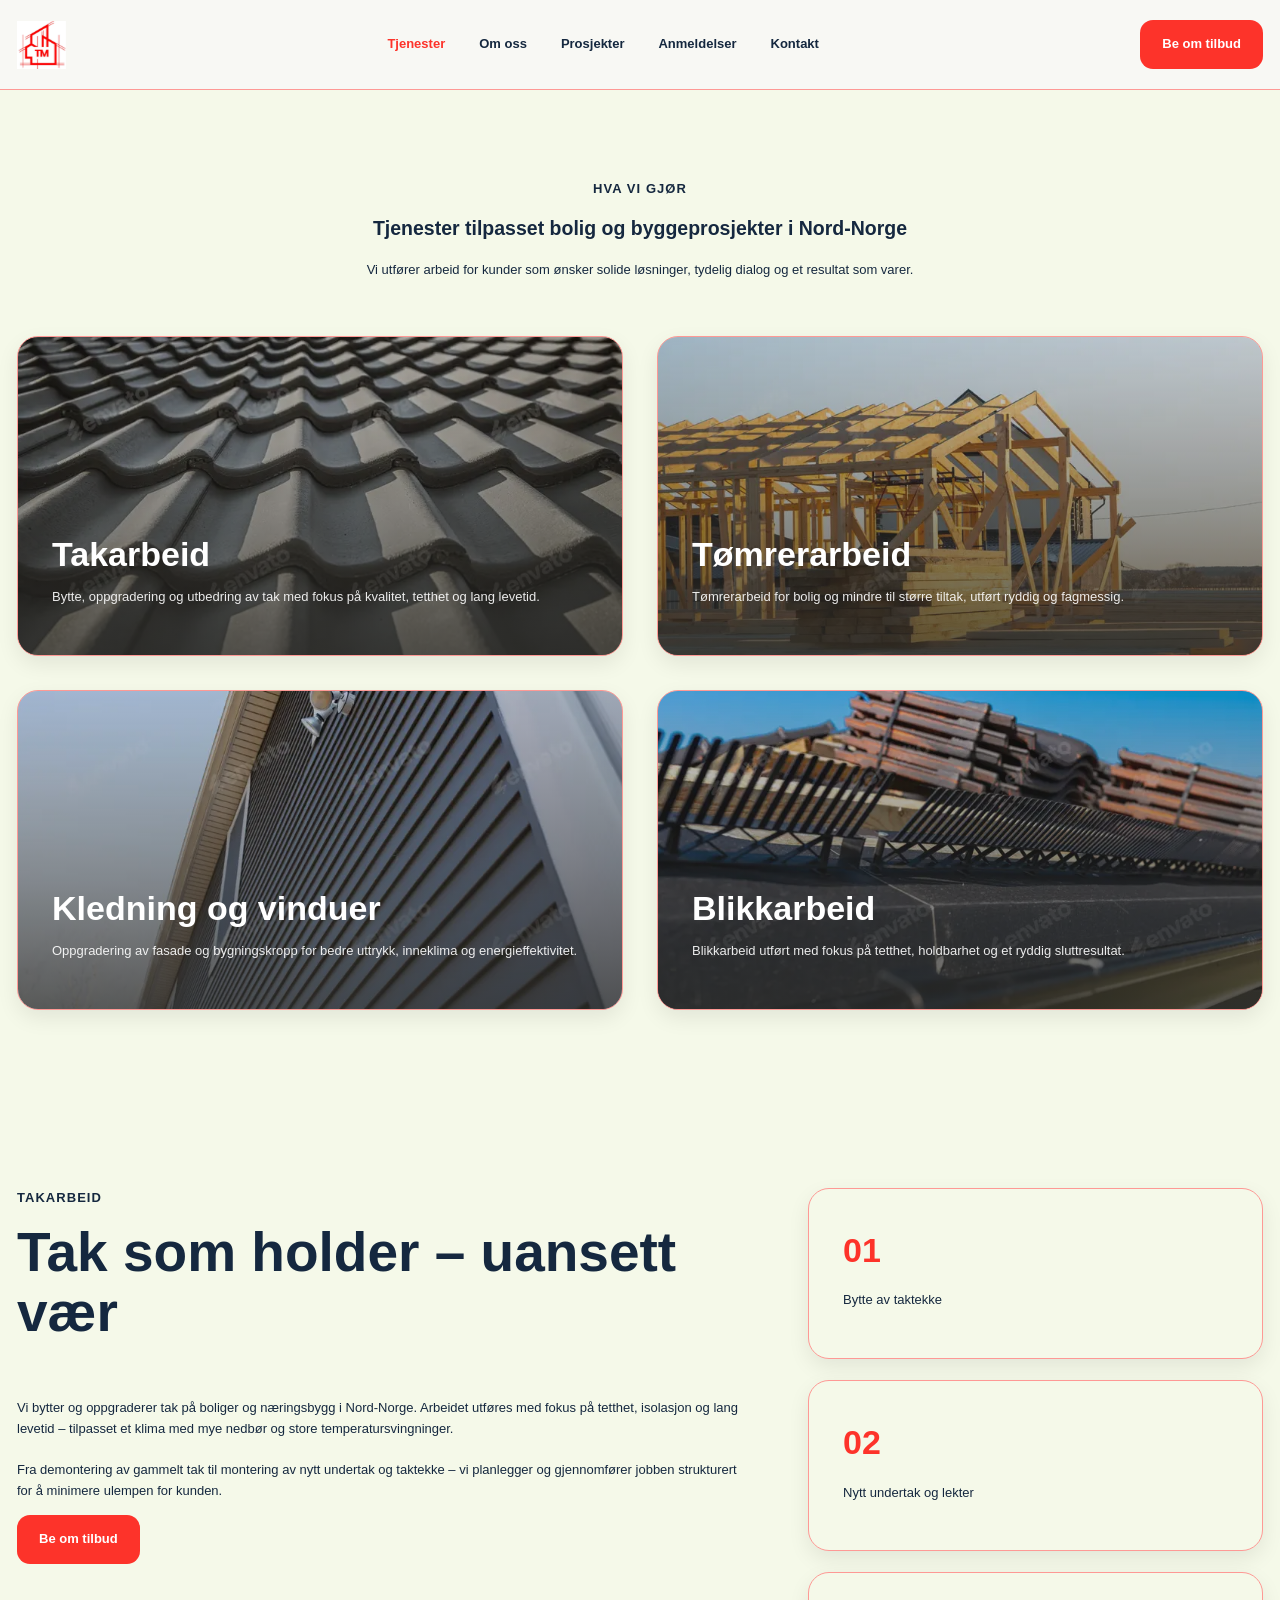
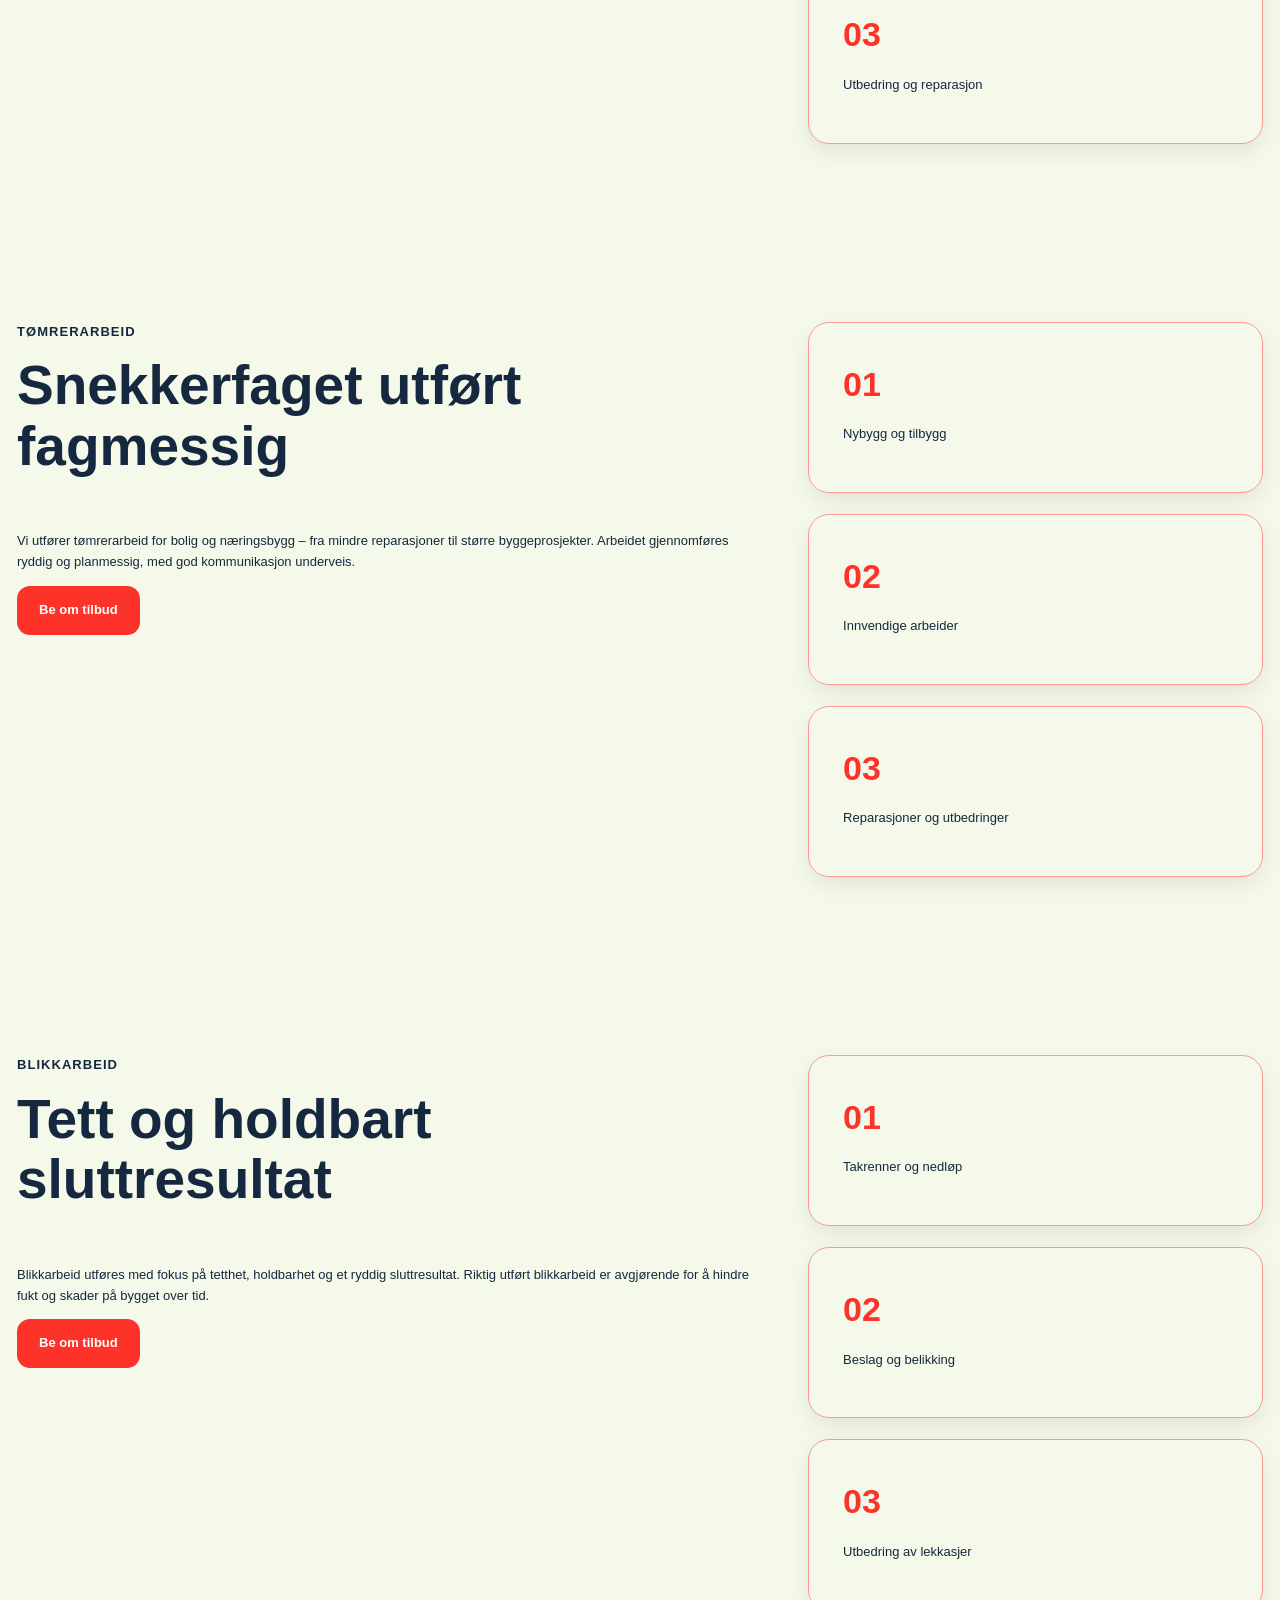
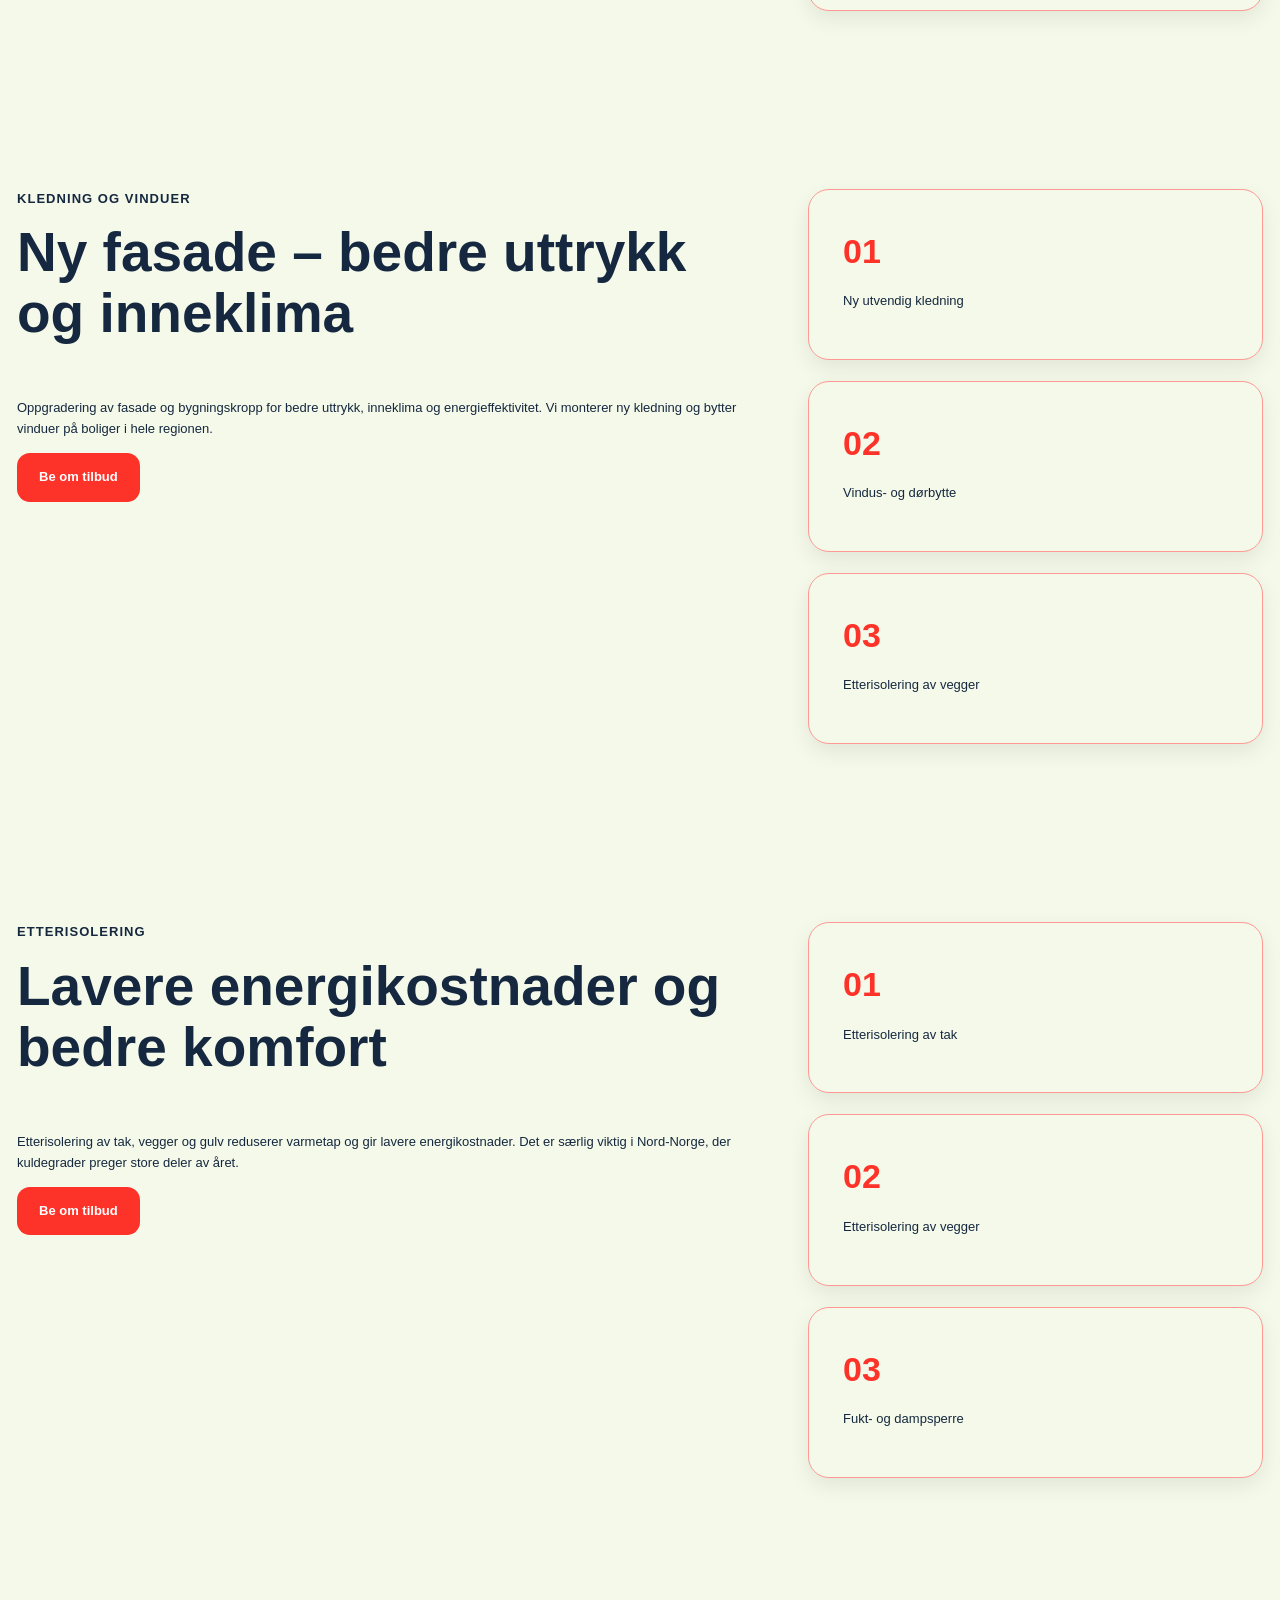
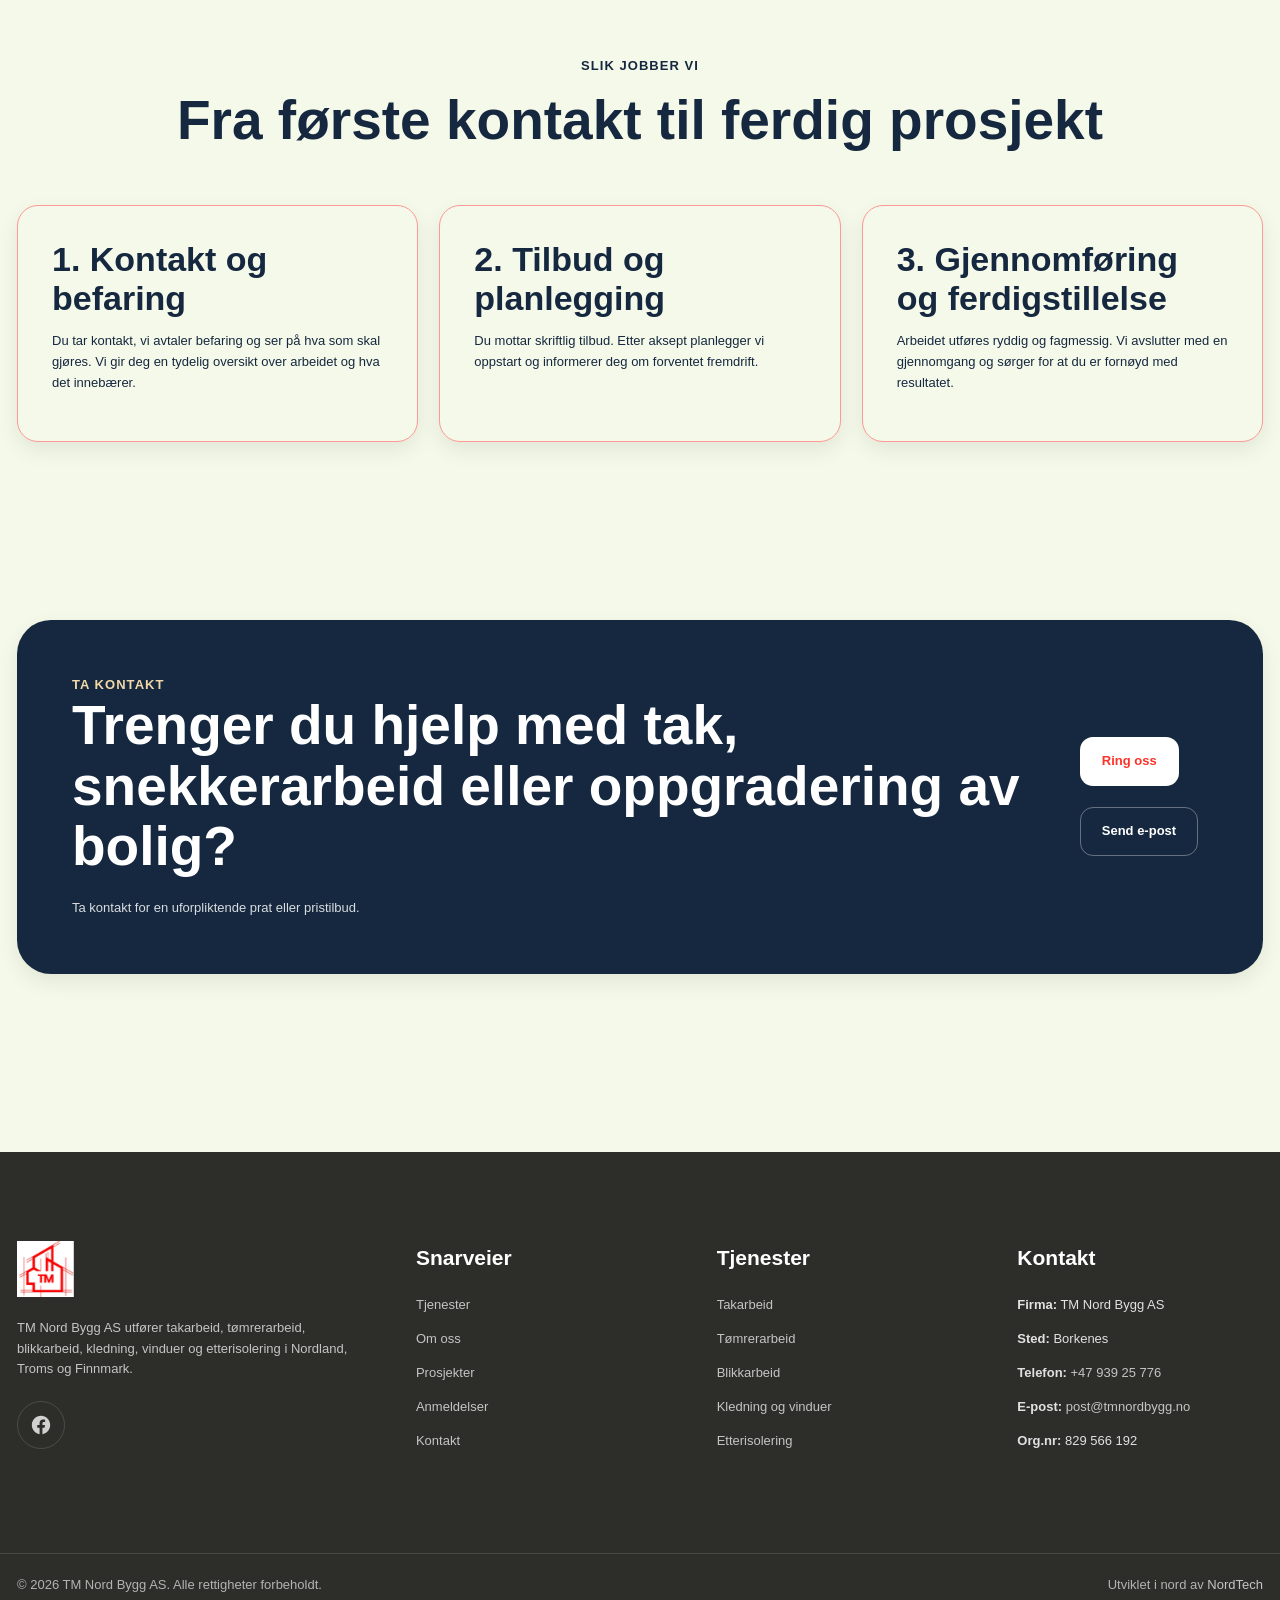
<file: tjenester.html>
<!doctype html>
<html lang="no">
  <head>
    <meta charset="UTF-8" />
    <meta name="viewport" content="width=device-width, initial-scale=1.0" />
    <title>Tjenester | TM Nord Bygg AS</title>
    <meta
      name="description"
      content="Vi tilbyr takarbeid, tømrerarbeid, blikkarbeid, kledning, vinduer og etterisolering i Nordland, Troms og Finnmark."
    />
    <link rel="stylesheet" href="style.css" />
  </head>
  <body>
    <header class="site-header">
      <div class="container header-inner">
        <a href="index.html" class="logo">
          <img src="img/tmnordlogo-2.svg" alt="TM Nord Bygg AS" />
        </a>
        <nav class="main-nav" aria-label="Hovedmeny">
          <ul>
            <li><a href="tjenester.html">Tjenester</a></li>
            <li><a href="om.html">Om oss</a></li>
            <li><a href="prosjekter.html">Prosjekter</a></li>
            <li><a href="anmeldelser.html">Anmeldelser</a></li>
            <li><a href="kontakt.html">Kontakt</a></li>
          </ul>
        </nav>
        <a href="kontakt.html" class="btn btn-primary header-cta">Be om tilbud</a>
        <button class="menu-btn" type="button" aria-label="Åpne meny" aria-controls="menu-overlay" aria-expanded="false">
          <span class="menu-icon" aria-hidden="true"><span></span><span></span><span></span></span>
        </button>
      </div>
      <div class="menu-overlay" id="menu-overlay" aria-hidden="true">
        <div class="menu-panel">
          <nav class="menu-links" aria-label="Mobilmeny">
            <a href="tjenester.html">Tjenester</a>
            <a href="om.html">Om oss</a>
            <a href="prosjekter.html">Prosjekter</a>
            <a href="anmeldelser.html">Anmeldelser</a>
            <a href="kontakt.html">Kontakt</a>
            <a href="kontakt.html" class="btn btn-primary mobile-menu-cta">Be om tilbud</a>
          </nav>
        </div>
      </div>
    </header>

    <main>
      <section class="section">
        <div class="container">
          <div class="section-heading">
            <p class="eyebrow">Hva vi gjør</p>
            <h1>Tjenester tilpasset bolig og byggeprosjekter i Nord-Norge</h1>
            <p>Vi utfører arbeid for kunder som ønsker solide løsninger, tydelig dialog og et resultat som varer.</p>
          </div>
          <div class="service-grid">
            <article class="service-card service-card-roof">
              <h3>Takarbeid</h3>
              <p>Bytte, oppgradering og utbedring av tak med fokus på kvalitet, tetthet og lang levetid.</p>
            </article>
            <article class="service-card service-card-carpentry">
              <h3>Tømrerarbeid</h3>
              <p>Tømrerarbeid for bolig og mindre til større tiltak, utført ryddig og fagmessig.</p>
            </article>
            <article class="service-card service-card-facade">
              <h3>Kledning og vinduer</h3>
              <p>Oppgradering av fasade og bygningskropp for bedre uttrykk, inneklima og energieffektivitet.</p>
            </article>
            <article class="service-card service-card-blikk">
              <h3>Blikkarbeid</h3>
              <p>Blikkarbeid utført med fokus på tetthet, holdbarhet og et ryddig sluttresultat.</p>
            </article>
          </div>
        </div>
      </section>

      <section id="takarbeid" class="about section">
        <div class="container about-grid">
          <div class="about-content">
            <div class="section-heading left">
              <p class="eyebrow">Takarbeid</p>
              <h2>Tak som holder – uansett vær</h2>
            </div>
            <p>Vi bytter og oppgraderer tak på boliger og næringsbygg i Nord-Norge. Arbeidet utføres med fokus på tetthet, isolasjon og lang levetid – tilpasset et klima med mye nedbør og store temperatursvingninger.</p>
            <p>Fra demontering av gammelt tak til montering av nytt undertak og taktekke – vi planlegger og gjennomfører jobben strukturert for å minimere ulempen for kunden.</p>
            <!-- TODO: prawdziwe dane – eventuelle spesifiseringer, produktvalg, leverandører -->
            <a href="kontakt.html" class="btn btn-primary">Be om tilbud</a>
          </div>
          <aside class="about-facts" aria-label="Hva inngår i takarbeid">
            <div class="fact-card">
              <span class="fact-number">01</span>
              <p>Bytte av taktekke</p>
            </div>
            <div class="fact-card">
              <span class="fact-number">02</span>
              <p>Nytt undertak og lekter</p>
            </div>
            <div class="fact-card">
              <span class="fact-number">03</span>
              <p>Utbedring og reparasjon</p>
            </div>
          </aside>
        </div>
      </section>

      <section id="tomrerarbeid" class="about section">
        <div class="container about-grid">
          <div class="about-content">
            <div class="section-heading left">
              <p class="eyebrow">Tømrerarbeid</p>
              <h2>Snekkerfaget utført fagmessig</h2>
            </div>
            <p>Vi utfører tømrerarbeid for bolig og næringsbygg – fra mindre reparasjoner til større byggeprosjekter. Arbeidet gjennomføres ryddig og planmessig, med god kommunikasjon underveis.</p>
            <!-- TODO: prawdziwe dane – typiske oppdrag, eksempler på tiltak -->
            <a href="kontakt.html" class="btn btn-primary">Be om tilbud</a>
          </div>
          <aside class="about-facts" aria-label="Hva inngår i tømrerarbeid">
            <div class="fact-card">
              <span class="fact-number">01</span>
              <p>Nybygg og tilbygg</p>
            </div>
            <div class="fact-card">
              <span class="fact-number">02</span>
              <p>Innvendige arbeider</p>
            </div>
            <div class="fact-card">
              <span class="fact-number">03</span>
              <p>Reparasjoner og utbedringer</p>
            </div>
          </aside>
        </div>
      </section>

      <section id="blikkarbeid" class="about section">
        <div class="container about-grid">
          <div class="about-content">
            <div class="section-heading left">
              <p class="eyebrow">Blikkarbeid</p>
              <h2>Tett og holdbart sluttresultat</h2>
            </div>
            <p>Blikkarbeid utføres med fokus på tetthet, holdbarhet og et ryddig sluttresultat. Riktig utført blikkarbeid er avgjørende for å hindre fukt og skader på bygget over tid.</p>
            <!-- TODO: prawdziwe dane – hva slag blikkarbeid, eksempler -->
            <a href="kontakt.html" class="btn btn-primary">Be om tilbud</a>
          </div>
          <aside class="about-facts" aria-label="Hva inngår i blikkarbeid">
            <div class="fact-card">
              <span class="fact-number">01</span>
              <p>Takrenner og nedløp</p>
            </div>
            <div class="fact-card">
              <span class="fact-number">02</span>
              <p>Beslag og belikking</p>
            </div>
            <div class="fact-card">
              <span class="fact-number">03</span>
              <p>Utbedring av lekkasjer</p>
            </div>
          </aside>
        </div>
      </section>

      <section id="kledning-vinduer" class="about section">
        <div class="container about-grid">
          <div class="about-content">
            <div class="section-heading left">
              <p class="eyebrow">Kledning og vinduer</p>
              <h2>Ny fasade – bedre uttrykk og inneklima</h2>
            </div>
            <p>Oppgradering av fasade og bygningskropp for bedre uttrykk, inneklima og energieffektivitet. Vi monterer ny kledning og bytter vinduer på boliger i hele regionen.</p>
            <!-- TODO: prawdziwe dane – materialer, produktvalg, leverandører -->
            <a href="kontakt.html" class="btn btn-primary">Be om tilbud</a>
          </div>
          <aside class="about-facts" aria-label="Hva inngår i kledning og vinduer">
            <div class="fact-card">
              <span class="fact-number">01</span>
              <p>Ny utvendig kledning</p>
            </div>
            <div class="fact-card">
              <span class="fact-number">02</span>
              <p>Vindus- og dørbytte</p>
            </div>
            <div class="fact-card">
              <span class="fact-number">03</span>
              <p>Etterisolering av vegger</p>
            </div>
          </aside>
        </div>
      </section>

      <section id="etterisolering" class="about section">
        <div class="container about-grid">
          <div class="about-content">
            <div class="section-heading left">
              <p class="eyebrow">Etterisolering</p>
              <h2>Lavere energikostnader og bedre komfort</h2>
            </div>
            <p>Etterisolering av tak, vegger og gulv reduserer varmetap og gir lavere energikostnader. Det er særlig viktig i Nord-Norge, der kuldegrader preger store deler av året.</p>
            <!-- TODO: prawdziwe dane – metoder, produkter, info om evt. Enova-støtte -->
            <a href="kontakt.html" class="btn btn-primary">Be om tilbud</a>
          </div>
          <aside class="about-facts" aria-label="Hva inngår i etterisolering">
            <div class="fact-card">
              <span class="fact-number">01</span>
              <p>Etterisolering av tak</p>
            </div>
            <div class="fact-card">
              <span class="fact-number">02</span>
              <p>Etterisolering av vegger</p>
            </div>
            <div class="fact-card">
              <span class="fact-number">03</span>
              <p>Fukt- og dampsperre</p>
            </div>
          </aside>
        </div>
      </section>

      <section class="why-us section">
        <div class="container">
          <div class="section-heading">
            <p class="eyebrow">Slik jobber vi</p>
            <h2>Fra første kontakt til ferdig prosjekt</h2>
          </div>
          <div class="why-grid columns-3">
            <div class="why-card">
              <h3>1. Kontakt og befaring</h3>
              <p>Du tar kontakt, vi avtaler befaring og ser på hva som skal gjøres. Vi gir deg en tydelig oversikt over arbeidet og hva det innebærer.</p>
            </div>
            <div class="why-card">
              <h3>2. Tilbud og planlegging</h3>
              <p>Du mottar skriftlig tilbud. Etter aksept planlegger vi oppstart og informerer deg om forventet fremdrift.</p>
            </div>
            <div class="why-card">
              <h3>3. Gjennomføring og ferdigstillelse</h3>
              <p>Arbeidet utføres ryddig og fagmessig. Vi avslutter med en gjennomgang og sørger for at du er fornøyd med resultatet.</p>
            </div>
          </div>
        </div>
      </section>

      <section class="cta section">
        <div class="container cta-box">
          <div class="cta-content">
            <p class="eyebrow">Ta kontakt</p>
            <h2>Trenger du hjelp med tak, snekkerarbeid eller oppgradering av bolig?</h2>
            <p>Ta kontakt for en uforpliktende prat eller pristilbud.</p>
          </div>
          <div class="cta-actions">
            <a href="tel:+4793925776" class="btn btn-primary">Ring oss</a>
            <a href="mailto:post@tmnordbygg.no" class="btn btn-secondary">Send e-post</a>
          </div>
        </div>
      </section>
    </main>

    <footer class="site-footer">
      <div class="container footer-grid">
        <div class="footer-brand">
          <a href="index.html" class="footer-logo">
            <img src="img/tmnordlogo-2.svg" alt="TM Nord Bygg AS" />
          </a>
          <p class="footer-text">
            TM Nord Bygg AS utfører takarbeid, tømrerarbeid, blikkarbeid, kledning,
            vinduer og etterisolering i Nordland, Troms og Finnmark.
          </p>
          <a href="https://www.facebook.com/profile.php?id=100087555399994" target="_blank" rel="noopener noreferrer" class="footer-social" aria-label="Facebook">
            <svg viewBox="0 0 24 24" aria-hidden="true" focusable="false">
              <path d="M22 12.07C22 6.49 17.52 2 12 2S2 6.49 2 12.07c0 5.02 3.66 9.18 8.44 9.93v-7.02H7.9v-2.91h2.54V9.85c0-2.52 1.49-3.91 3.78-3.91 1.1 0 2.25.2 2.25.2v2.48H15.2c-1.25 0-1.64.78-1.64 1.58v1.89h2.8l-.45 2.91h-2.35V22c4.78-.75 8.44-4.91 8.44-9.93Z" />
            </svg>
          </a>
        </div>
        <div class="footer-column footer-nav">
          <h3>Snarveier</h3>
          <ul class="footer-links">
            <li><a href="tjenester.html">Tjenester</a></li>
            <li><a href="om.html">Om oss</a></li>
            <li><a href="prosjekter.html">Prosjekter</a></li>
            <li><a href="anmeldelser.html">Anmeldelser</a></li>
            <li><a href="kontakt.html">Kontakt</a></li>
          </ul>
        </div>
        <div class="footer-column footer-services">
          <h3>Tjenester</h3>
          <ul class="footer-links">
            <li><a href="tjenester.html#takarbeid">Takarbeid</a></li>
            <li><a href="tjenester.html#tomrerarbeid">Tømrerarbeid</a></li>
            <li><a href="tjenester.html#blikkarbeid">Blikkarbeid</a></li>
            <li><a href="tjenester.html#kledning-vinduer">Kledning og vinduer</a></li>
            <li><a href="tjenester.html#etterisolering">Etterisolering</a></li>
          </ul>
        </div>
        <div class="footer-column footer-contact-col">
          <h3>Kontakt</h3>
          <ul class="footer-contact">
            <li><strong>Firma:</strong> TM Nord Bygg AS</li>
            <li><strong>Sted:</strong> Borkenes</li>
            <li><strong>Telefon:</strong> <a href="tel:+4793925776">+47 939 25 776</a></li>
            <li><strong>E-post:</strong> <a href="mailto:post@tmnordbygg.no">post@tmnordbygg.no</a></li>
            <li><strong>Org.nr:</strong> 829 566 192</li>
          </ul>
        </div>
      </div>
      <div class="footer-bottom">
        <div class="container footer-bottom-inner">
          <p>© 2026 TM Nord Bygg AS. Alle rettigheter forbeholdt.</p>
          <p>Utviklet i nord av <a href="https://nordtech.as" target="_blank" rel="noopener noreferrer">NordTech</a></p>
        </div>
      </div>
    </footer>

    <script src="main.js"></script>
  </body>
</html>
</file>
<file: style.css>
:root {
  /* Global colors */
  --color-bg: #f5f9e9;
  --color-surface: #f5f9e9;
  --color-surface-muted: #fe9995;
  --color-text: #15283f;
  --color-text-soft: #15283f;
  --color-heading: #15283f;
  --color-primary: #fd332a;
  --color-primary-hover: #15283f;
  --color-accent: #fd332a;
  --color-border: #fe9995;
  --color-shadow: rgba(0, 0, 0, 0.08);

  /* Fibonacci scale */
  --f-8: 8px;
  --f-13: 13px;
  --f-21: 21px;
  --f-34: 34px;
  --f-55: 55px;
  --f-89: 89px;
  --f-144: 144px;

  /* Typography */
  --text-xs: var(--f-13);
  --text-sm: var(--f-13);
  --text-base: var(--f-21);
  --text-md: var(--f-21);
  --text-lg: var(--f-34);
  --text-xl: var(--f-55);
  --text-hero: var(--f-55);

  /* Layout */
  --container-width: 1440px;
  --radius-sm: var(--f-13);
  --radius-md: var(--f-21);
  --radius-lg: var(--f-34);

  --space-8: var(--f-8);
  --space-13: var(--f-13);
  --space-21: var(--f-21);
  --space-34: var(--f-34);
  --space-55: var(--f-55);
  --space-89: var(--f-89);
  --space-144: var(--f-144);

  --shadow-soft: 0 var(--f-8) var(--f-21) var(--color-shadow);
  --transition: 0.3s ease;
  --header-height: 89px;
}

*,
*::before,
*::after {
  box-sizing: border-box;
}

html {
  scroll-behavior: smooth;
}

body {
  margin: 0;
  font-family: Arial, Helvetica, sans-serif;
  font-size: var(--text-sm);
  line-height: 1.6;
  color: var(--color-text);
  background: var(--color-bg);
}

body.menu-open {
  overflow: hidden;
}

img {
  display: block;
  max-width: 100%;
}

a {
  color: inherit;
  text-decoration: none;
}

p,
ul,
h1,
h2,
h3 {
  margin-top: 0;
}

.container {
  width: min(100% - var(--space-34), var(--container-width));
  margin-inline: auto;
}

.section {
  padding-block: var(--space-89);
}

.site-header {
  position: sticky;
  top: 0;
  z-index: 1000;
  background: rgba(248, 248, 245, 0.92);
  backdrop-filter: blur(var(--f-13));
  border-bottom: 1px solid var(--color-border);
}

.header-inner {
  position: relative;
  display: flex;
  align-items: center;
  justify-content: space-between;
  gap: var(--space-21);
  min-height: var(--space-89);
}

.logo {
  font-size: var(--text-base);
  font-weight: 700;
  color: var(--color-heading);
  letter-spacing: 0.02em;
}

.logo img {
  height: 48px;
  width: auto;
}

.main-nav ul {
  display: flex;
  align-items: center;
  gap: var(--space-34);
  padding: 0;
  margin: 0;
  list-style: none;
}

.main-nav a {
  color: var(--color-text-soft);
  font-weight: 600;
  transition: color var(--transition);
}

.main-nav a:hover,
.main-nav a:focus-visible,
.main-nav a[aria-current="page"] {
  color: var(--color-primary);
}

.btn {
  display: inline-flex;
  align-items: center;
  justify-content: center;
  padding: var(--space-13) var(--space-21);
  border-radius: var(--radius-sm);
  border: 1px solid transparent;
  font-size: var(--text-sm);
  font-weight: 700;
  transition:
    background var(--transition),
    color var(--transition),
    border-color var(--transition),
    transform var(--transition);
}

.btn:hover,
.btn:focus-visible {
  transform: translateY(-2px);
}

.btn-primary {
  background: var(--color-primary);
  color: #ffffff;
}

.btn-primary:hover,
.btn-primary:focus-visible {
  background: var(--color-primary-hover);
}

.btn-secondary {
  background: transparent;
  color: var(--color-heading);
  border-color: var(--color-border);
}

.btn-secondary:hover,
.btn-secondary:focus-visible {
  border-color: var(--color-primary);
  color: var(--color-primary);
}

.text-link {
  display: inline-block;
  margin-top: var(--space-21);
  color: var(--color-primary);
  font-weight: 700;
}

.eyebrow {
  margin-bottom: var(--space-13);
  font-size: var(--text-xs);
  font-weight: 700;
  letter-spacing: 0.08em;
  text-transform: uppercase;
  color: var(--color-accent);
}

.section-heading {
  max-width: 987px;
  margin-inline: auto;
  margin-bottom: var(--space-55);
  text-align: center;
}

.section-heading.left {
  margin-inline: 0;
  text-align: left;
}

.section-heading h2 {
  margin-bottom: var(--space-21);
  font-size: var(--text-xl);
  line-height: 1.1;
  color: var(--color-heading);
}

.section-heading p {
  color: var(--color-text-soft);
  font-size: var(--text-sm);
}

.hero {
  padding-top: var(--space-89);
  padding-bottom: var(--space-144);
  background-image: url('img/snow-guard-for-safety-in-winter-on-house-roof-top-2026-03-17-05-08-16-utc.webp');
  background-size: cover;
  background-position: center;
}

.hero-grid {
  display: grid;
  grid-template-columns: 1.618fr 1fr;
  gap: var(--space-55);
  align-items: center;
}

.hero-content {
  background-color: rgba(255, 255, 255, 0.7);
  padding: var(--space-34);
  border-radius: var(--radius-md);
  display: flex;
  flex-direction: column;
  gap: var(--space-21);
}

.hero-content h1 {
  max-width: 987px;
  margin-bottom: var(--space-34);
  font-size: var(--text-hero);
  line-height: 1.05;
  color: var(--color-heading);
}

.hero-text {
  max-width: 754px;
  margin-bottom: var(--space-34);
  font-size: var(--text-base);
  color: var(--color-text-soft);
}

.hero-actions {
  display: flex;
  flex-wrap: wrap;
  gap: var(--space-21);
  margin-bottom: var(--space-34);
}

.card-label {
  margin-bottom: var(--space-13);
  font-size: var(--text-xs);
  font-weight: 700;
  color: var(--color-accent);
  text-transform: uppercase;
  letter-spacing: 0.08em;
}

.hero-card-box h2 {
  margin-bottom: var(--space-21);
  font-size: var(--text-lg);
  line-height: 1.12;
  color: var(--color-heading);
}

.hero-card-box p {
  color: var(--color-text-soft);
}

.service-grid,
.project-grid,
.review-grid {
  display: grid;
  grid-template-columns: repeat(2, 1fr);
  gap: var(--space-34);
}

.project-card,
.review-card,
.why-card,
.fact-card {
  background: var(--color-surface);
  border: 1px solid var(--color-border);
  border-radius: var(--radius-md);
  box-shadow: var(--shadow-soft);
}

.service-card {
  position: relative;
  overflow: hidden;
  min-height: 320px;
  padding: var(--space-34);
  display: flex;
  flex-direction: column;
  justify-content: flex-end;
  background-size: cover;
  background-position: center;
  background-repeat: no-repeat;
  border: 1px solid var(--color-border);
  border-radius: var(--radius-md);
  box-shadow: var(--shadow-soft);
  isolation: isolate;
}

.service-card::before {
  content: '';
  position: absolute;
  inset: 0;
  background: linear-gradient(
    to top,
    rgba(45, 45, 42, 0.78) 0%,
    rgba(45, 45, 42, 0.5) 45%,
    rgba(45, 45, 42, 0.2) 100%
  );
  z-index: -1;
}

.service-card h3,
.service-card p {
  position: relative;
  z-index: 1;
}

.service-card h3 {
  margin-bottom: var(--space-13);
  font-size: var(--text-lg);
  line-height: 1.15;
  color: #ffffff;
}

.service-card p {
  color: rgba(255, 255, 255, 0.9);
}

.service-card-roof {
  background-image: url('img/roof.webp');
}

.service-card-carpentry {
  background-image: url('img/tomrer.webp');
}

.service-card-facade {
  background-image: url('img/kledning.webp');
}

.service-card-blikk {
  background-image: url('img/blikk.webp');
}
.service-cta {
  margin-top: var(--space-34);
  display: flex;

  align-items: stretch;
}
.why-card h3,
.project-body h3,
.review-top h3 {
  margin-bottom: var(--space-13);
  font-size: var(--text-lg);
  line-height: 1.15;
  color: var(--color-heading);
}

.why-card p,
.project-body p,
.review-text,
.about-content p,
.fact-card p {
  color: var(--color-text-soft);
}

.about-grid {
  display: grid;
  grid-template-columns: 1.618fr 1fr;
  gap: var(--space-55);
  align-items: start;
}

.about-content p + p {
  margin-top: var(--space-21);
}

.about-facts {
  display: grid;
  gap: var(--space-21);
}

.fact-card {
  padding: var(--space-34);
}

.fact-number {
  display: inline-block;
  margin-bottom: var(--space-13);
  font-size: var(--text-lg);
  font-weight: 700;
  color: var(--color-accent);
}

.project-card {
  overflow: hidden;
}

.project-image {
  min-height: 233px;
  background-size: cover;
  background-position: center;
}

.project-image-one {
  background:
    linear-gradient(rgba(17, 21, 18, 0.28), rgba(17, 21, 18, 0.28)),
    url('img/byttetak.webp');
  background-size: cover;
  background-position: center;
  background-repeat: no-repeat;
}

.project-image-two {
  background:
    linear-gradient(rgba(17, 21, 18, 0.28), rgba(17, 21, 18, 0.28)),
    url('img/byttekledning.webp');
  background-size: cover;
  background-position: center;
  background-repeat: no-repeat;
}

.project-image-three {
  background:
    linear-gradient(rgba(17, 21, 18, 0.28), rgba(17, 21, 18, 0.28)),
    url('img/bytteavtak.webp');
  background-size: cover;
  background-position: center;
  background-repeat: no-repeat;
}

.project-body {
  padding: var(--space-34);
}

.project-meta {
  margin-bottom: var(--space-13);
  font-size: var(--text-xs);
}

.why-grid {
  display: grid;
  grid-template-columns: repeat(4, 1fr);
  gap: var(--space-21);
}

.why-card {
  padding: var(--space-34);
}

.review-card {
  padding: var(--space-34);
}

.review-top {
  display: flex;
  align-items: start;
  justify-content: space-between;
  gap: var(--space-21);
  margin-bottom: var(--space-21);
}

.stars {
  font-size: var(--text-sm);
  color: goldenrod;
  white-space: nowrap;
}

.review-text {
  margin-bottom: var(--space-34);
}

.review-author {
  display: flex;
  align-items: center;
  gap: var(--space-13);
}

.author-badge {
  display: grid;
  place-items: center;
  width: var(--space-55);
  height: var(--space-55);
  border-radius: 50%;
  background: var(--color-primary);
  color: #ffffff;
  font-weight: 700;
}

.author-badge-1 {
  background: #fd332a;
}

.author-badge-2 {
  background: #007bff;
}

.author-badge-3 {
  background: #28a745;
}

.cta-box {
  display: flex;
  align-items: center;
  justify-content: space-between;
  gap: var(--space-34);
  padding: var(--space-55);
  background: var(--color-primary-hover);
  border-radius: var(--radius-lg);
  box-shadow: var(--shadow-soft);
}

.cta-content .eyebrow {
  color: #f3d9a8;
}

.cta-content h2 {
  margin-bottom: var(--space-21);
  font-size: var(--text-xl);
  line-height: 1.1;
  color: #ffffff;
}

.cta-content p {
  margin: 0;
  color: rgba(255, 255, 255, 0.84);
}

.cta-actions {
  display: flex;
  flex-wrap: wrap;
  gap: var(--space-21);
}

.cta .btn-primary {
  background: #ffffff;
  color: var(--color-primary);
}

.cta .btn-primary:hover,
.cta .btn-primary:focus-visible {
  background: var(--color-surface-muted);
}

.cta .btn-secondary {
  color: #ffffff;
  border-color: rgba(255, 255, 255, 0.34);
}

.cta .btn-secondary:hover,
.cta .btn-secondary:focus-visible {
  border-color: #ffffff;
  color: #ffffff;
}

/* MOBILE MENU */
.menu-btn {
  display: none;
  position: relative;
  z-index: 1002;
  width: 55px;
  height: 55px;
  padding: 0;
  border: 1px solid var(--color-border);
  border-radius: 50%;
  background: var(--color-surface);
  cursor: pointer;
}

.menu-icon {
  position: relative;
  display: block;
  width: 24px;
  height: 18px;
  margin: 0 auto;
}

.menu-icon span {
  position: absolute;
  left: 0;
  width: 100%;
  height: 2px;
  border-radius: 999px;
  background: var(--color-heading);
  transition:
    transform 0.3s ease,
    opacity 0.3s ease,
    top 0.3s ease;
}

.menu-icon span:nth-child(1) {
  top: 0;
}

.menu-icon span:nth-child(2) {
  top: 8px;
}

.menu-icon span:nth-child(3) {
  top: 16px;
}

.menu-btn.is-open .menu-icon span:nth-child(1) {
  top: 8px;
  transform: rotate(45deg);
}

.menu-btn.is-open .menu-icon span:nth-child(2) {
  opacity: 0;
}

.menu-btn.is-open .menu-icon span:nth-child(3) {
  top: 8px;
  transform: rotate(-45deg);
}

.menu-overlay {
  position: fixed;
  top: var(--header-height);
  left: 0;
  width: 100%;
  height: calc(100dvh - var(--header-height));
  background: rgba(45, 45, 42, 0.45);
  opacity: 0;
  visibility: hidden;
  pointer-events: none;
  transition:
    opacity 0.3s ease,
    visibility 0.3s ease;
  z-index: 999;
}

.menu-overlay.is-open {
  opacity: 1;
  visibility: visible;
  pointer-events: auto;
}

.menu-panel {
  width: 100%;
  background: var(--color-bg);
  border-top: 1px solid var(--color-border);
  box-shadow: var(--shadow-soft);
  transform: translateY(-20px);
  opacity: 0;
  transition:
    transform 0.3s ease,
    opacity 0.3s ease;
}

.menu-overlay.is-open .menu-panel {
  transform: translateY(0);
  opacity: 1;
}

.menu-links {
  display: flex;
  flex-direction: column;
  gap: var(--space-8);
  width: min(100% - var(--space-21), var(--container-width));
  margin: 0 auto;
  padding: var(--space-34) 0;
}

.menu-links a {
  padding: var(--space-13) 0;
  font-size: var(--text-md);
  font-weight: 700;
  color: var(--color-heading);
  border-bottom: 1px solid rgba(0, 0, 0, 0.08);
}

.menu-links a:last-child {
  border-bottom: 0;
}

.mobile-menu-cta {
  margin-top: var(--space-13);
  width: 100%;
}

@media (max-width: 1200px) {
  .hero-grid,
  .about-grid,
  .why-grid {
    grid-template-columns: 1fr 1fr;
  }

  .why-grid {
    gap: var(--space-34);
  }
}

@media (max-width: 987px) {
  .main-nav,
  .header-cta {
    display: none;
  }

  .menu-btn {
    display: inline-flex;
    align-items: center;
    justify-content: center;
    flex-shrink: 0;
  }

  .hero-grid,
  .about-grid,
  .service-grid,
  .project-grid,
  .review-grid,
  .why-grid,
  .cta-box {
    grid-template-columns: 1fr;
  }

  .hero-grid,
  .about-grid {
    display: grid;
  }

  .cta-box {
    display: grid;
  }

  .hero-content h1 {
    font-size: var(--text-xl);
  }

  .section-heading h2,
  .cta-content h2 {
    font-size: var(--text-lg);
  }

  .hero-text,
  .project-body h3,
  .why-card h3,
  .review-top h3 {
    font-size: var(--text-md);
  }
}

@media (min-width: 988px) {
  .menu-overlay {
    display: none;
  }
}

/* 3-column variant for why-grid */
.why-grid.columns-3 {
  grid-template-columns: repeat(3, 1fr);
}

@media (max-width: 1200px) {
  .why-grid.columns-3 {
    grid-template-columns: repeat(3, 1fr);
  }
}

/* CONTACT FORM */
.contact-form {
  display: grid;
  gap: var(--space-21);
}

.form-group {
  display: grid;
  gap: var(--space-8);
}

.form-label {
  font-size: var(--text-sm);
  font-weight: 700;
  color: var(--color-heading);
}

.form-input,
.form-textarea {
  width: 100%;
  padding: var(--space-13) var(--space-21);
  border: 1px solid var(--color-border);
  border-radius: var(--radius-sm);
  background: var(--color-surface);
  font-size: var(--text-sm);
  font-family: inherit;
  color: var(--color-text);
  transition: border-color var(--transition);
}

.form-input:focus,
.form-textarea:focus {
  outline: none;
  border-color: var(--color-primary);
}

.form-textarea {
  min-height: 144px;
  resize: vertical;
}

.visually-hidden {
  position: absolute;
  width: 1px;
  height: 1px;
  padding: 0;
  margin: -1px;
  overflow: hidden;
  clip: rect(0 0 0 0);
  white-space: nowrap;
  border: 0;
}

.contact-grid {
  display: grid;
  grid-template-columns: 1.618fr 1fr;
  gap: var(--space-55);
  align-items: start;
}

@media (max-width: 987px) {
  .contact-grid {
    grid-template-columns: 1fr;
  }
}

@media (max-width: 610px) {
  :root {
    --header-height: 72px;
  }

  .section {
    padding-block: var(--space-55);
  }

  .header-inner {
    min-height: var(--space-55);
  }

  .logo img {
    height: 40px;
  }

  .hero {
    padding-top: var(--space-55);
    padding-bottom: var(--space-89);
  }

  .hero-actions,
  .cta-actions {
    flex-direction: column;
    align-items: stretch;
  }

  .container {
    width: min(100% - var(--space-21), var(--container-width));
  }

  .service-card,
  .project-body,
  .review-card,
  .why-card,
  .fact-card,
  .cta-box,
  .hero-content {
    padding: var(--space-21);
  }

  .menu-btn {
    width: 48px;
    height: 48px;
  }

  .menu-links {
    padding: var(--space-21) 0;
  }
}
.site-footer {
  margin-top: var(--space-89);
  background: #2d2d2a;
  color: rgba(255, 255, 255, 0.86);
}

.footer-grid {
  display: grid;
  grid-template-columns: 1.4fr 1fr 1fr 1fr;
  gap: var(--space-55);
  padding-block: var(--space-89);
}

.footer-logo img {
  height: 56px;
  width: auto;
  margin-bottom: var(--space-21);
}

.footer-text {
  max-width: 420px;
  margin-bottom: var(--space-21);
  color: rgba(255, 255, 255, 0.72);
}

.footer-column h3 {
  margin-bottom: var(--space-21);
  font-size: var(--text-base);
  color: #ffffff;
}

.footer-links,
.footer-contact {
  margin: 0;
  padding: 0;
  list-style: none;
}

.footer-links li,
.footer-contact li {
  margin-bottom: var(--space-13);
}

.footer-links a,
.footer-contact a,
.footer-bottom a {
  color: rgba(255, 255, 255, 0.72);
  transition: color var(--transition);
}

.footer-links a:hover,
.footer-links a:focus-visible,
.footer-contact a:hover,
.footer-contact a:focus-visible,
.footer-bottom a:hover,
.footer-bottom a:focus-visible {
  color: var(--color-surface-muted);
}

.footer-social {
  display: inline-flex;
  align-items: center;
  justify-content: center;
  width: 48px;
  height: 48px;
  border: 1px solid rgba(255, 255, 255, 0.14);
  border-radius: 50%;
  color: rgba(255, 255, 255, 0.78);
  transition:
    color var(--transition),
    border-color var(--transition),
    transform var(--transition),
    background var(--transition);
}

.footer-social svg {
  width: 22px;
  height: 22px;
  fill: currentColor;
}

.footer-social:hover,
.footer-social:focus-visible {
  color: #ffffff;
  border-color: var(--color-surface-muted);
  background: rgba(255, 255, 255, 0.06);
  transform: translateY(-2px);
}

.footer-bottom {
  border-top: 1px solid rgba(255, 255, 255, 0.12);
}

.footer-bottom-inner {
  display: flex;
  align-items: center;
  justify-content: space-between;
  gap: var(--space-21);
  padding-block: var(--space-21);
}

.footer-bottom p {
  margin: 0;
  color: rgba(255, 255, 255, 0.64);
}

@media (max-width: 987px) {
  .footer-grid {
    grid-template-columns: 1fr 1fr;
    gap: var(--space-34);
    padding-block: var(--space-55);
  }

  .footer-bottom-inner {
    flex-direction: column;
    align-items: flex-start;
  }
}

@media (max-width: 610px) {
  .site-footer {
    margin-top: var(--space-55);
  }

  .footer-grid {
    grid-template-columns: 1fr 1fr;
    gap: var(--space-34) var(--space-21);
    padding-block: var(--space-34);
    align-items: start;
  }

  .footer-brand,
  .footer-services {
    display: none;
  }

  .footer-nav,
  .footer-contact-col {
    display: block;
  }

  .footer-column h3 {
    margin-bottom: var(--space-13);
    font-size: var(--text-sm);
  }

  .footer-links li,
  .footer-contact li {
    margin-bottom: var(--space-8);
    font-size: 14px;
    line-height: 1.45;
  }

  .footer-contact strong {
    display: block;
    margin-bottom: 2px;
    color: rgba(255, 255, 255, 0.92);
    font-size: 13px;
  }

  .footer-bottom-inner {
    flex-direction: column;

    gap: 6px;
    padding-block: var(--space-13);
  }

  .footer-bottom p {
    font-size: 13px;
    line-height: 1.4;
    text-align: center;
  }
}
</file>
